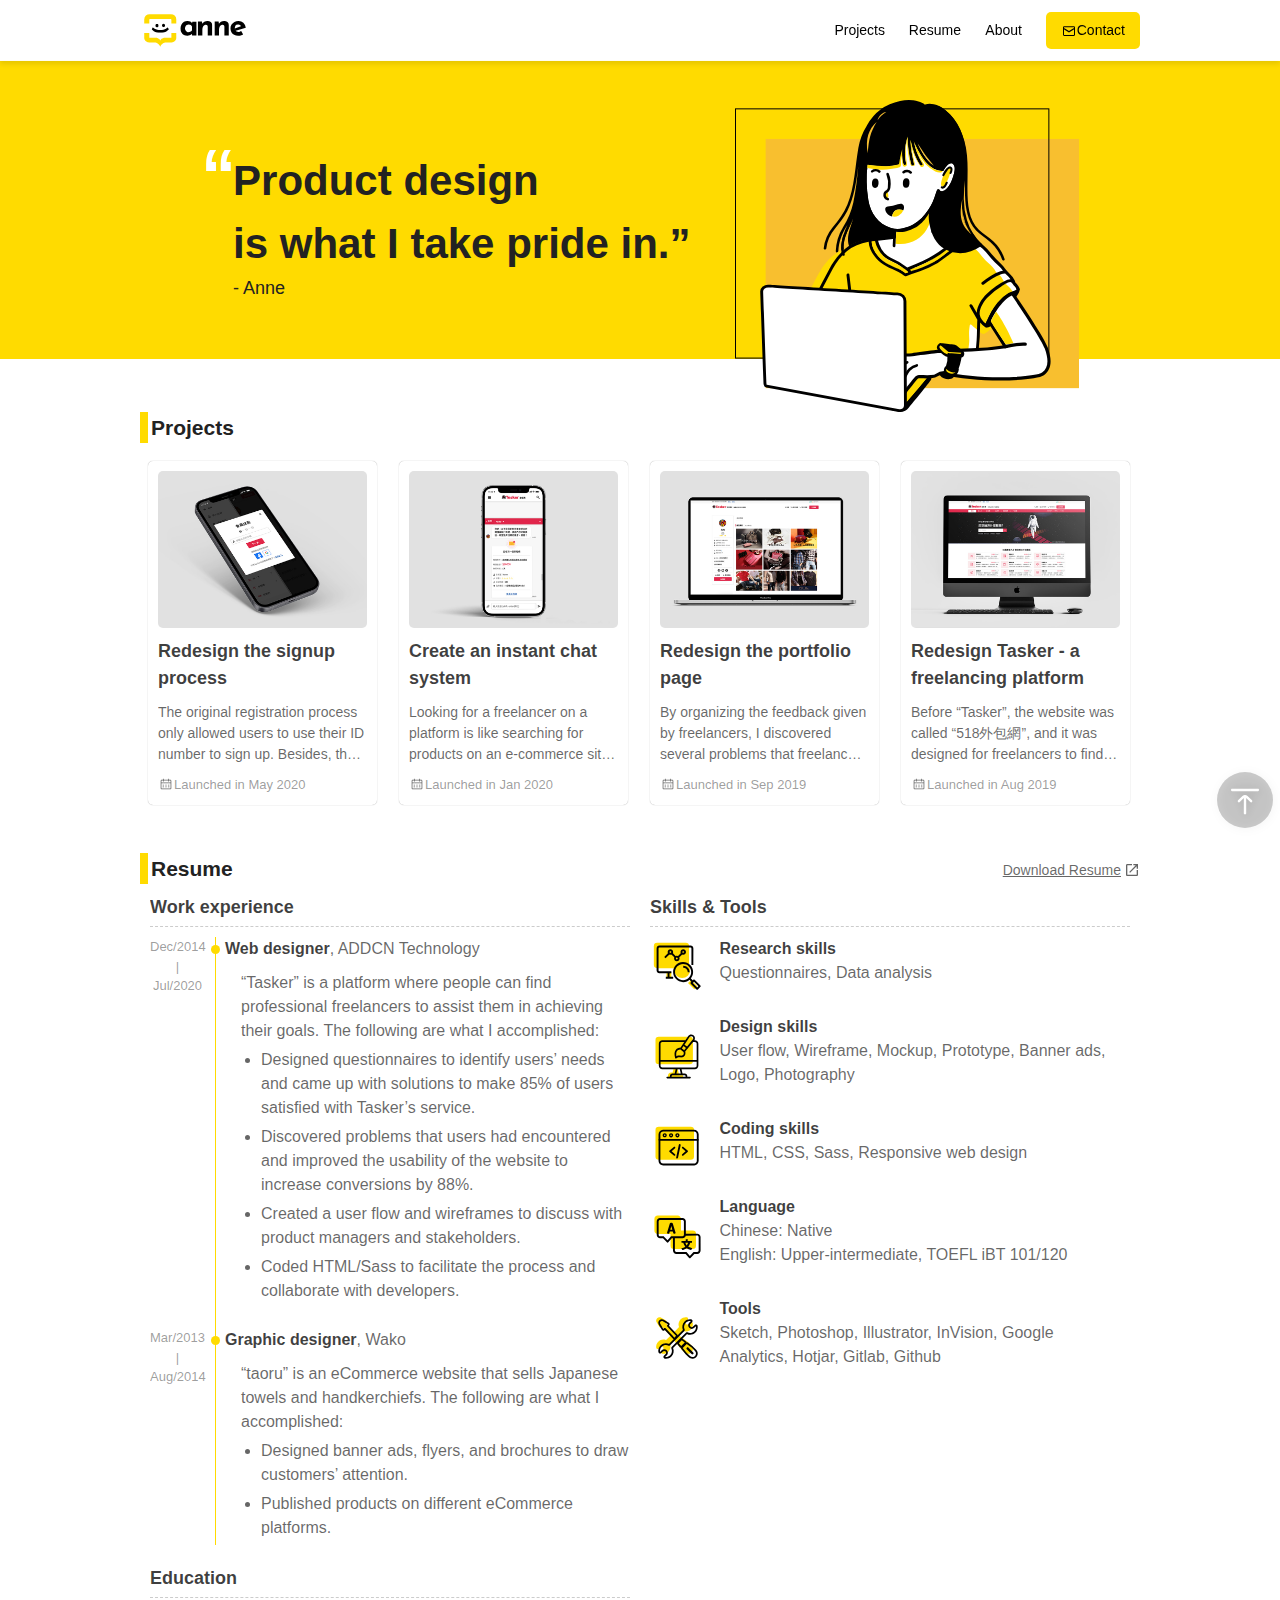
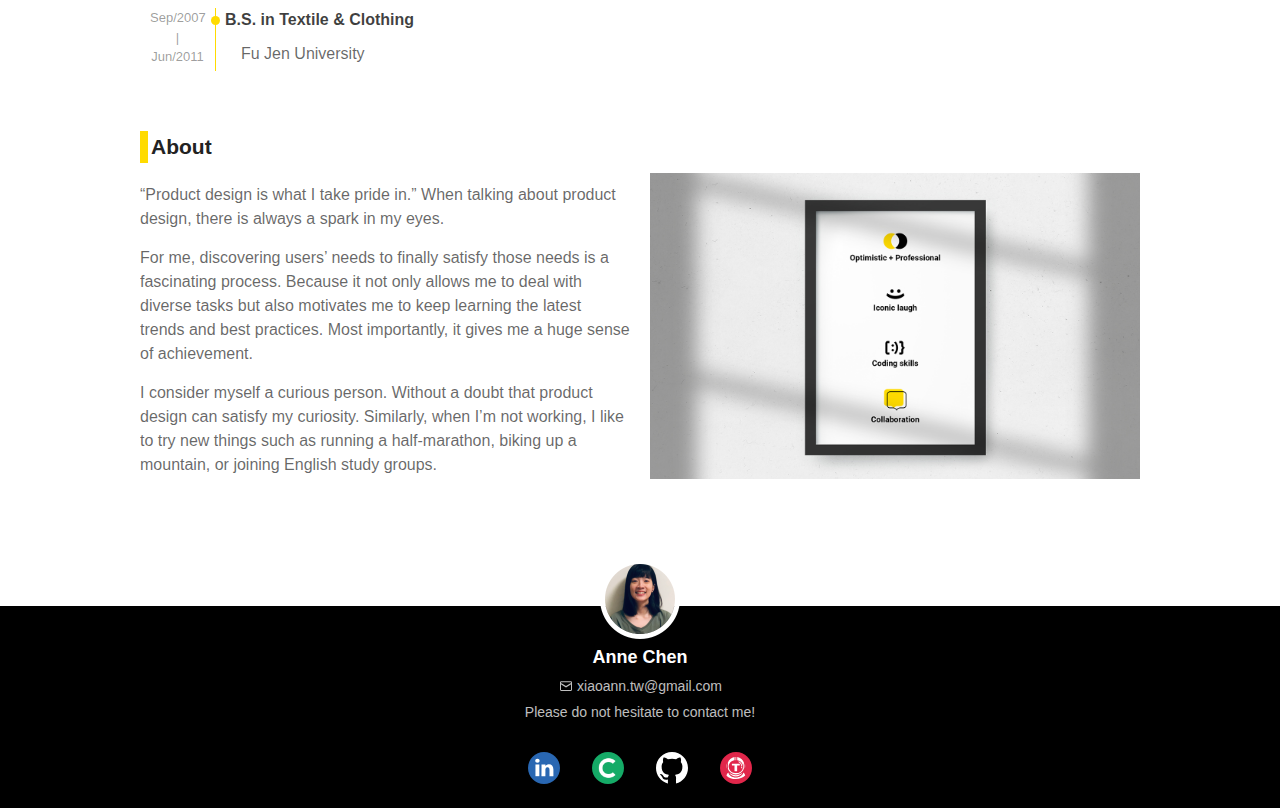
<file: index.html>
<!DOCTYPE html>
<html lang="en">
<head>
	<script src="https://ajax.googleapis.com/ajax/libs/jquery/3.5.1/jquery.min.js"></script>
	<!-- Google Tag Manager -->
	<script>(function(w,d,s,l,i){w[l]=w[l]||[];w[l].push({'gtm.start':
	new Date().getTime(),event:'gtm.js'});var f=d.getElementsByTagName(s)[0],
	j=d.createElement(s),dl=l!='dataLayer'?'&l='+l:'';j.async=true;j.src=
	'https://www.googletagmanager.com/gtm.js?id='+i+dl;f.parentNode.insertBefore(j,f);
	})(window,document,'script','dataLayer','GTM-57Z2N45');</script>
	<!-- End Google Tag Manager -->
	<meta charset="UTF-8">
	<title>Anne's Portfolio - A portfolio of a UX/UI designer & a web developer</title>
	<meta name="description" content="Hi, I'm Anne, a UX designer who can identify users' needs and come up with solutions, a UI designer who is able to create a mock-up and a prototype, and most importantly, I'm also a web developer who is good at HTML, CSS, Sass, and responsive web design. Here is my portfolio.">
	<meta name="keywords" content="product design, UX designer, UI designer, web developer, web designer">
	<meta name="viewport" content="width=device-width, initial-scale=1.0, maximum-scale=1">
	<meta name="google-site-verification" content="QdoxjLfBUXO8UkxClsyrax_sdIfFdWOPNiK5ca24IvM" />
	<meta name="theme-color" content="#ffffff">
	<meta property="og:title" content="Anne's Portfolio" />
	<meta property="og:description" content="Hi, I'm Anne, a UX/UI designer and a web developer. Here's my portfolio." />
	<meta property="og:type" content="website" />
	<meta property="og:url" content="https://huianchen.github.io/" />
	<meta property="og:image" content="https://huianchen.github.io/images/pics/og_image.png" />
	<link rel="stylesheet" type="text/css" href="./css/reset.css">
	<link rel="stylesheet" type="text/css" href="./css/index.css">
	<link rel="icon" href="favicon.svg">
	<link rel="alternate icon" href="favicon.ico" type="image/x-icon">
	<link rel="mask-icon" href="mask-icon.svg" color="#000000">
	<link rel="apple-touch-icon" href="apple-touch-icon.png">
	<link rel="apple-touch-icon-precomposed" href="icon" />
	<link rel="manifest" href="site.webmanifest">
</head>
<body>
	<!-- Google Tag Manager (noscript) -->
	<noscript><iframe src="https://www.googletagmanager.com/ns.html?id=GTM-57Z2N45"
	height="0" width="0" style="display:none;visibility:hidden"></iframe></noscript>
	<!-- End Google Tag Manager (noscript) -->
	<header id="header">
		<div class="head-desktop">
			<a class="logo" href="index.html" title="Go to Anne Home"><img src="images/logo.svg" alt="Anne's portfolio" title="Anne's portfolio" width="110"></a>
			<nav>
				<a href="#projects" title="See projects">Projects</a>
				<a href="#resume" title="See resume">Resume</a>
				<a href="#about" title="About Anne">About</a>
				<button class="contact desktop" title="Contact me">Contact</button>
			</nav>
		</div>
		<a class="logo mobile" href="index.html" title="Go to Anne Home"><img src="images/logo.svg" alt="Anne's portfolio" title="Anne's portfolio" width="110"></a>
	</header>
	<nav class="nav-mobile" id="navMobile">
		<a href="#projects" id="projectBtn" title="See projects"><span>Projects</span></a>
		<a href="#resume" id="resumeBtn" title="See resume"><span>Resume</span></a>
		<a href="#about" id="aboutBtn" title="About Anne"><span>About</span></a>
	</nav>
	<main>
		<section class="homepage-container">
			<div class="homepage-content">
				<h1>Product design <span>is what I take pride in.”</span><span class="author">- Anne</span></h1>
				<img src="images/illustration/anne.svg" alt="A UX/UI/web designer" title="A UX/UI/web designer">
			</div>
		</section>
		<section class="content first" id="projects">
			<h2 class="heading">Projects</h2>
			<div class="articles">
				<article>
					<a class="article-img" href="redesign-the-signup-process.html" title="Redesign the signup process"><img src="images/pics/signup.jpg" alt="Redesign the signup process" title="Redesign the signup process" loading="lazy" width="100%"></a>
					<a href="redesign-the-signup-process.html" title="Redesign the signup process">
						<h3 class="article-title">Redesign the signup process</h3>
						<span class="article-brief">The original registration process only allowed users to use their ID number to sign up. Besides, the users had to provide their email addresses. However, it has discouraged a lot of people from becoming a member. Hence, the Tasker team decided to redesign the signup process and make the users more willing to register Tasker.</span>
						<span class="article-date">Launched in May 2020</span>
					</a>
				</article>
				<article>
					<a class="article-img" href="create-an-instant-chat-system.html" title="Create an instant chat system"><img src="images/pics/chat.jpg" alt="Create an instant chat system" title="Create an instant chat system" loading="lazy" width="100%"></a>
					<a href="create-an-instant-chat-system.html" title="Create an instant chat system">
						<h3 class="article-title">Create an instant chat system</h3>
						<span class="article-brief">Looking for a freelancer on a platform is like searching for products on an e-commerce site. First, they browse freelancers’ artwork (products). Second, when they see the one they like, they use an instant chat system to ask freelancers (sellers) for more information. Thus, the instant chat system seems to play an important role in this process.</span>
						<span class="article-date">Launched in Jan 2020</span>
					</a>
				</article>
				<article>
					<a class="article-img" href="redesign-the-portfolio-page.html" title="Redesign the portfolio page"><img src="images/pics/portfolio.jpg" alt="Redesign the portfolio page" title="Redesign the portfolio page" loading="lazy" width="100%"></a>
					<a href="redesign-the-portfolio-page.html" title="Redesign the portfolio page">
						<h3 class="article-title">Redesign the portfolio page</h3>
						<span class="article-brief">By organizing the feedback given by freelancers, I discovered several problems that freelancers have encountered while editing their portfolios on Tasker</span>
						<span class="article-date">Launched in Sep 2019</span>
					</a>
				</article>
				<article>
					<a class="article-img" href="redesign-tasker.html" title="Redesign Tasker - a freelancing platform"><img src="images/pics/tasker.jpg" alt="Redesign Tasker - a freelancing platform" title="Redesign Tasker - a freelancing platform" loading="lazy" width="100%"></a>
					<a href="redesign-tasker.html" title="Redesign Tasker - a freelancing platform">
						<h3 class="article-title">Redesign Tasker - a freelancing platform</h3>
						<span class="article-brief">Before “Tasker”, the website was called “518外包網”, and it was designed for freelancers to find remote work. However, there were fewer and fewer jobs on the site. Thus, the Tasker team decided to rebrand the website to attract more people to hire freelancers via Tasker.</span>
						<span class="article-date">Launched in Aug 2019</span>
					</a>
				</article>
			</div>
		</section>
		<section class="content" id="resume">
			<h2 class="heading">Resume<a class="download" href="anne_resume.pdf" title="Download Resume" target="_blank">Download Resume</a></h2>
			<div class="resume-content">
				<h3 class="resume-title bold">Work experience</h3>
				<div class="left-column">Dec/2014<span>|</span><span>Jul/2020</span></div>
				<ul class="details first">
					<li class="sub-title"><span>Web designer</span>, ADDCN Technology</li>
					<li>“Tasker” is a platform where people can find professional freelancers to assist them in achieving their goals. The following are what I accomplished:</li>
					<li>
						<ul class="bullet-list">
							<li>Designed questionnaires to identify users’ needs and came up with solutions to make 85% of users satisfied with Tasker’s service.</li>
							<li>Discovered problems that users had encountered and improved the usability of the website to increase conversions by 88%.</li>
							<li>Created a user flow and wireframes to discuss with product managers and stakeholders.</li>
							<li>Coded HTML/Sass to facilitate the process and collaborate with developers.</li>
						</ul>
					</li>
				</ul>
				<div class="left-column">Mar/2013<span>|</span><span>Aug/2014</span></div>
				<ul class="details">
					<li class="sub-title"><span>Graphic designer</span>, Wako</li>
					<li>“taoru” is an eCommerce website that sells Japanese towels and handkerchiefs. The following are what I accomplished:</li>
					<li>
						<ul class="bullet-list">
							<li>Designed banner ads, flyers, and brochures to draw customers’ attention.</li>
							<li>Published products on different eCommerce platforms.</li>
						</ul>
					</li>
				</ul>
				<h3 class="resume-title bold second">Education</h3>
				<div class="left-column">Sep/2007<span>|</span><span>Jun/2011</span></div>
				<ul class="details">
					<li class="sub-title"><span>B.S. in Textile & Clothing</span></li>
					<li>Fu Jen University</li>
				</ul>
			</div>
			<div class="resume-content second">
				<h3 class="resume-title bold">Skills & Tools</h3>
				<div class="skills-row">
					<img src="images/icon/research_y.svg" alt="Research skills" title="Research skills" width="55">
					<ul class="details noborder">
						<li class="sub-title"><span>Research skills</span></li>
						<li class="nobullet">Questionnaires, Data analysis</li>
					</ul>
				</div>
				<div class="skills-row">
					<img src="images/icon/design_y.svg" alt="Design skills" title="Design skills" width="55">
					<ul class="details noborder">
						<li class="sub-title"><span>Design skills</span></li>
						<li class="nobullet">User flow, Wireframe, Mockup, Prototype, Banner ads, Logo, Photography</li>
					</ul>
				</div>
				<div class="skills-row">
					<img src="images/icon/develop_y.svg" alt="Coding skills" title="Coding skills" width="55">
					<ul class="details noborder">
						<li class="sub-title"><span>Coding skills</span></li>
						<li class="nobullet">HTML, CSS, Sass, Responsive web design</li>
					</ul>
				</div>
				<div class="skills-row">
					<img src="images/icon/language_y.svg" alt="Language" title="Language" width="55">
					<ul class="details noborder">
						<li class="sub-title"><span>Language</span></li>
						<li class="nobullet">Chinese: Native<p>English: Upper-intermediate, TOEFL iBT 101/120<p></li>
					</ul>
				</div>
				<div class="skills-row last">
					<img src="images/icon/tool_y.svg" alt="Tools" title="Tools" width="55">
					<ul class="details noborder">
						<li class="sub-title"><span>Tools</span></li>
						<li class="nobullet">Sketch, Photoshop, Illustrator, InVision, Google Analytics, Hotjar, Gitlab, Github</li>
					</ul>
				</div>
			</div>
		</section>
		<section class="content" id="about">
			<h2 class="heading">About</h2>
			<img class="about-img" src="images/pics/logo.jpg" alt="About Anne" title="About Anne" loading="lazy" width="100%">
			<div class="about-content">
				<p>“Product design is what I take pride in.” When talking about product design, there is always a spark in my eyes.</p> 
				<p>For me, discovering users’ needs to finally satisfy those needs is a fascinating process. Because it not only allows me to deal with diverse tasks but also motivates me to keep learning the latest trends and best practices. Most importantly, it gives me a huge sense of achievement.</p>
				<p class="last">I consider myself a curious person. Without a doubt that product design can satisfy my curiosity. Similarly, when I’m not working, I like to try new things such as running a half-marathon, biking up a mountain, or joining English study groups.</p>
			</div>
		</section>
	</main>
	<footer id="footer">
		<p><img src="images/pics/photo.png" alt="Anne" title="Anne" width="80"></p>
		<p class="white bold">Anne Chen</p>
		<p class="mail">xiaoann.tw@gmail.com</p>
		<p>Please do not hesitate to contact me!</p>
		<p class="social">
			<a href="https://www.linkedin.com/in/xiaoann/" title="Linkedin" target="_blank"><img src="images/icon_social/circle_linkedin.svg" alt="Linkedin" title="Linkedin" width="40"></a>
			<a href="https://www.cakeresume.com/me/xiaoann" title="Cake Resume" target="_blank"><img src="images/icon_social/circle_cake.svg" alt="Cake Resume" title="Cake Resume" width="40"></a>
			<a href="https://github.com/huianchen" title="GitHub" target="_blank"><img src="images/icon_social/circle_github.svg" alt="GitHub" title="GitHub" width="40"></a>
			<a href="https://www.tasker.com.tw/workroom/BV7rVM?" title="Tasker工作室" target="_blank"><img src="images/icon_social/circle_tasker.svg" alt="Tasker工作室" title="Tasker工作室" width="40"></a>
		</p>
		<div class="fixed-btn">
			<button onclick='window.scrollTo({top: 0, behavior: "smooth"});' class="gotop" id="goTop" title="Go to top"></button>
			<button class="contact mobile" title="Contact me"></button>
		</div>
		<div class="information">
			<p class="bold">Contact Anne<button class="close" title="Close"></button></p>
			<p>by Email</p>
			<p class="copy-mail"><span class="mail black"><input type="text" value="xiaoann.tw@gmail.com" id="myEmail"></span><button onclick="copyToClipboard()" title="Copy mail address" id="copyBtn">Copy</button></p>
			<p>by Other Platforms</p>
			<p class="social">
				<a href="https://www.linkedin.com/in/xiaoann/" title="Linkedin" target="_blank"><img src="images/icon_social/circle_linkedin.svg" alt="Linkedin" title="Linkedin" width="40"></a>
				<a href="https://www.cakeresume.com/me/xiaoann" title="Cake Resume" target="_blank"><img src="images/icon_social/circle_cake.svg" alt="Cake Resume" title="Cake Resume" width="40"></a>
			</p>
		</div>
	</footer>
	<script>
		$(window).scroll(function(){
		    if($(window).scrollTop() < $("#projects").offset().top - 10 || $(window).scrollTop() > $("#resume").offset().top - 10)
		        $('#projectBtn').removeClass('active');
		    else
		        $('#projectBtn').addClass('active');
		});

		$(window).scroll(function(){
		    if($(window).scrollTop() < $("#resume").offset().top - 10 || $(window).scrollTop() > $("#about").offset().top - 10)
		        $('#resumeBtn').removeClass('active');
		    else
		        $('#resumeBtn').addClass('active');
		});

		$(window).scroll(function(){
		    if($(window).scrollTop() < $("#about").offset().top - 10)
		        $('#aboutBtn').removeClass('active');
		    else
		        $('#aboutBtn').addClass('active');
		});

		window.onscroll = function() {stickyFunction()};
				
			function stickyFunction() {
				var header = document.getElementById("navMobile");
				
				var sticky = header.offsetTop;
				
				if (screen.width < 480){
					if (window.pageYOffset > sticky) {
						header.classList.add("sticky");
					} else {
						header.classList.remove("sticky");
					}
				}
			}

			function copyToClipboard() {
				var copyText = document.getElementById("myEmail");

				copyText.select();
				copyText.setSelectionRange(0, 99999);

				document.execCommand("copy");

				var successed = document.getElementById("copyBtn");
				successed.innerHTML = "Copied";
				successed.classList.add("successed");
			}

			$(".contact").click(function(){
				$(".information").addClass("show");
			});

			$(".close").click(function(){
				$(".information").removeClass("show");
			});
	</script>
</body>
</html>
</file>
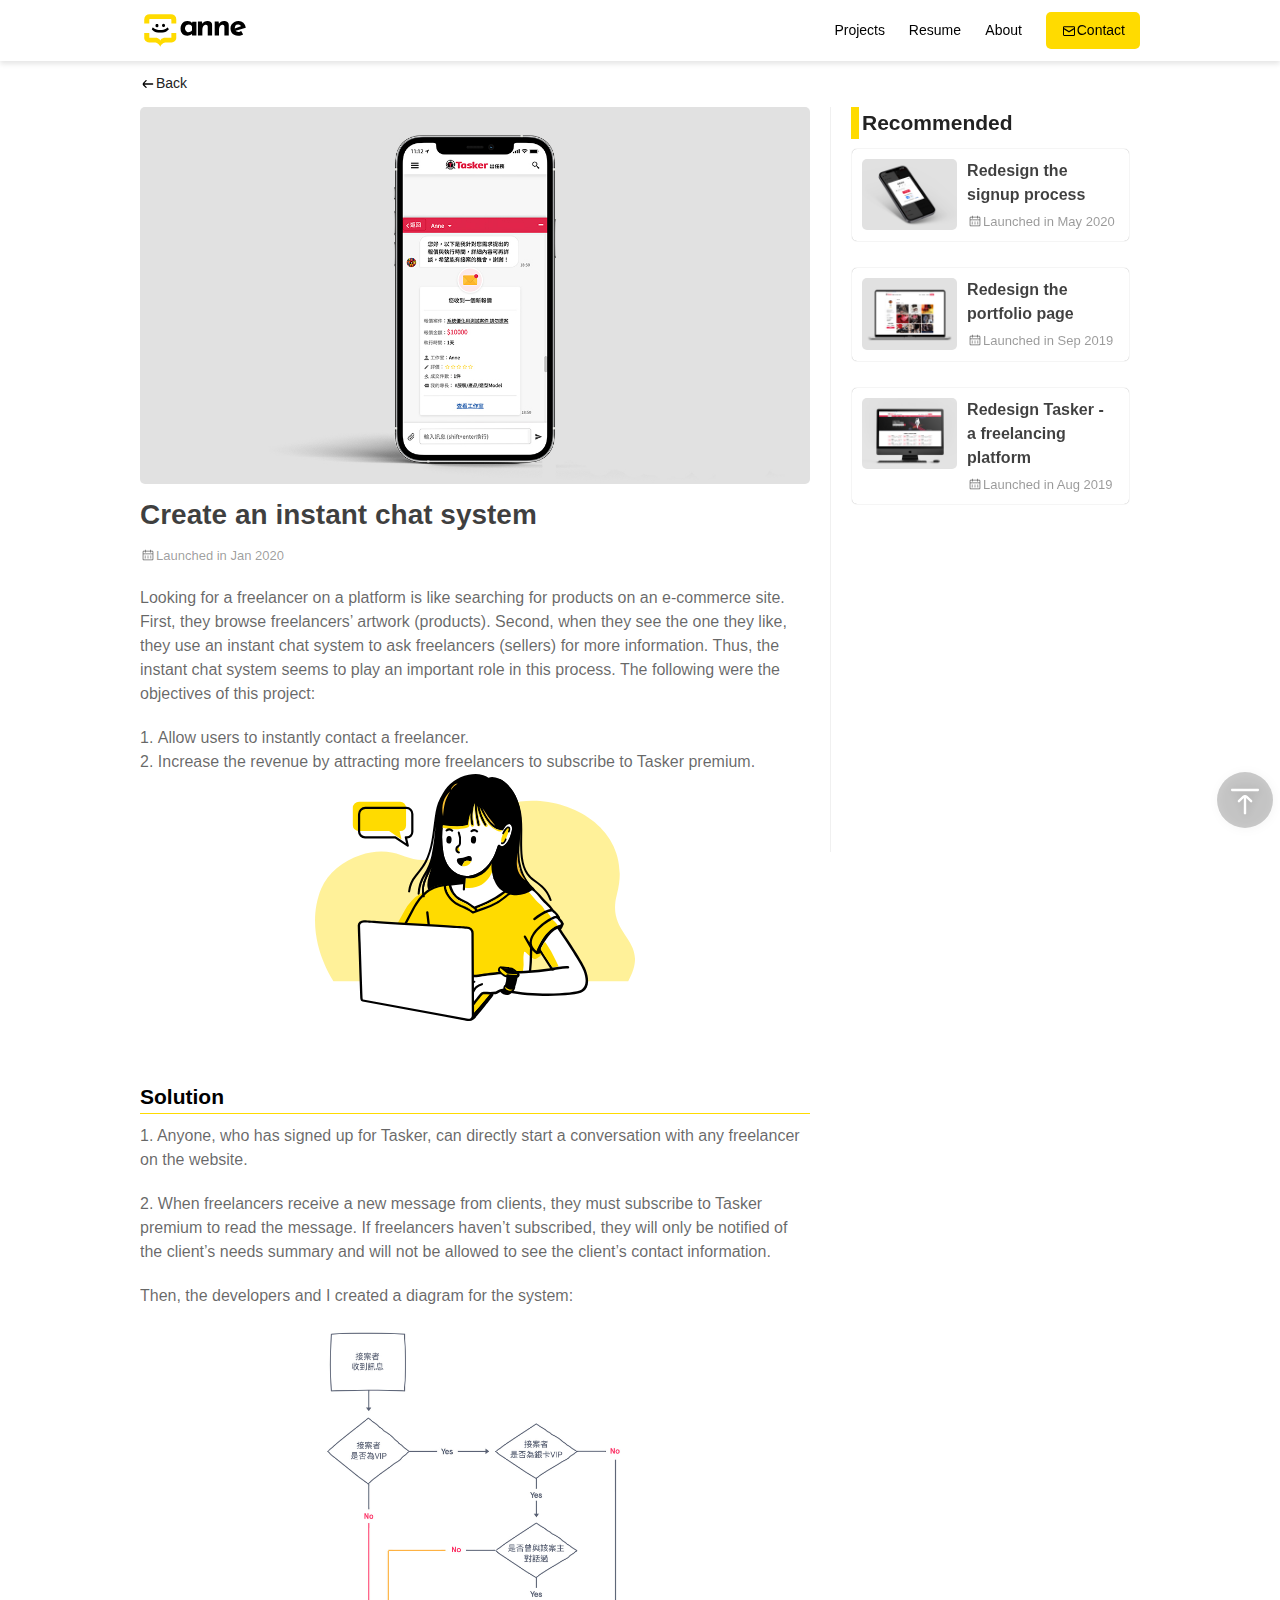
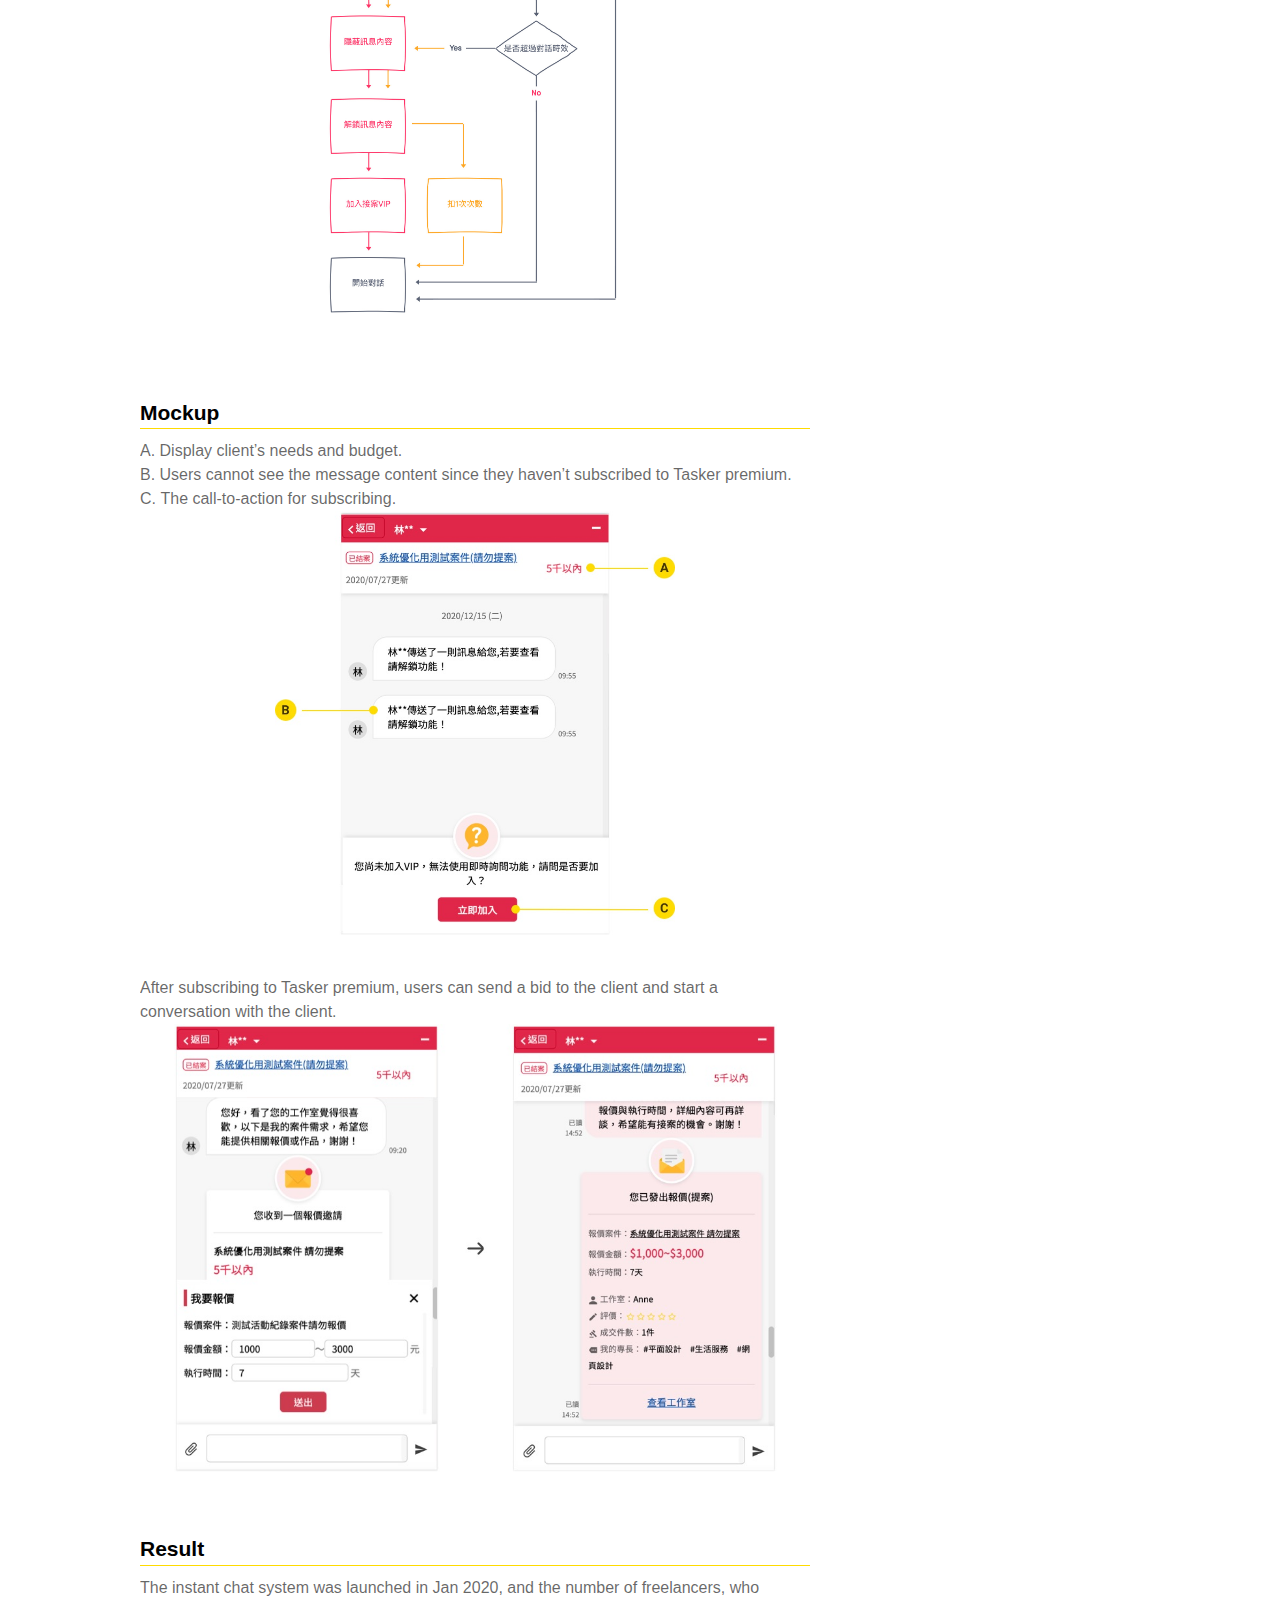
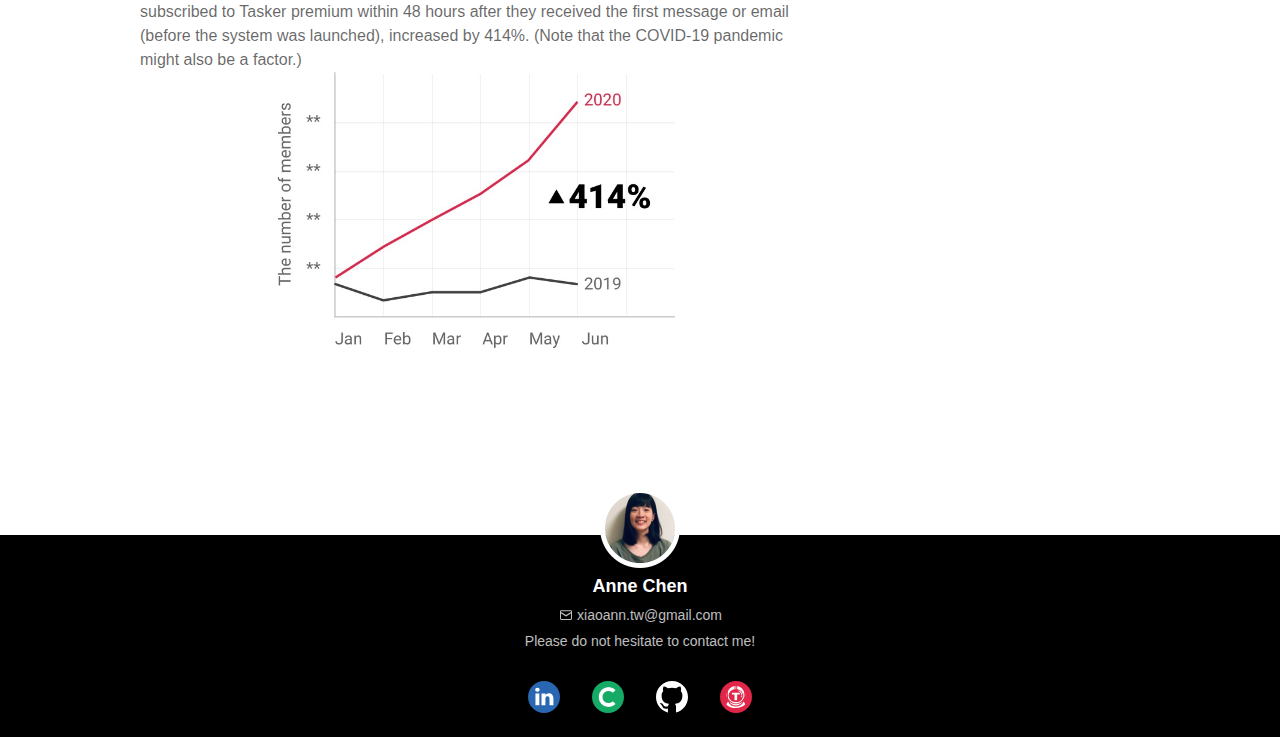
<file: create-an-instant-chat-system.html>
<!DOCTYPE html>
<html lang="en">
<head>
	<script src="https://ajax.googleapis.com/ajax/libs/jquery/3.5.1/jquery.min.js"></script>
	<script>
	(function(w,d,s,l,i){w[l]=w[l]||[];w[l].push({'gtm.start':
	new Date().getTime(),event:'gtm.js'});var f=d.getElementsByTagName(s)[0],
	j=d.createElement(s),dl=l!='dataLayer'?'&l='+l:'';j.async=true;j.src=
	'https://www.googletagmanager.com/gtm.js?id='+i+dl;f.parentNode.insertBefore(j,f);
	})(window,document,'script','dataLayer','GTM-57Z2N45');
	</script>
	<meta charset="UTF-8">
	<title>Create an instant chat system - Anne's Projects</title>
	<meta name="description" content="Communication plays the most important role when people work remotely. In order to facilitate communication between freelancers and clients, the Tasker team decided to build an instant chat system.">
	<meta name="keywords" content="UX designer, UI designer, web developer, web designer">
	<meta name="viewport" content="width=device-width, initial-scale=1.0, maximum-scale=1">
	<meta name="google-site-verification" content="QdoxjLfBUXO8UkxClsyrax_sdIfFdWOPNiK5ca24IvM" />
	<meta name="theme-color" content="#ffffff">
	<meta property="og:title" content="Create an instant chat system - Anne's Projects" />
	<meta property="og:description" content="The Tasker team decided to build an instant chat system in order to facilitate communication between freelancers and clients." />
	<meta property="og:type" content="website" />
	<meta property="og:url" content="https://huianchen.github.io/create-an-instant-chat-system.html" />
	<meta property="og:image" content="https://huianchen.github.io/images/pics/chat_1200.jpg" />
	<link rel="stylesheet" type="text/css" href="./css/reset.css">
	<link rel="stylesheet" type="text/css" href="./css/index.css">
	<link rel="stylesheet" type="text/css" href="./css/article.css">
	<link rel="icon" href="favicon.svg">
	<link rel="alternate icon" href="favicon.ico" type="image/x-icon">
	<link rel="mask-icon" href="mask-icon.svg" color="#000000">
	<link rel="apple-touch-icon" href="apple-touch-icon.png">
	<link rel="apple-touch-icon-precomposed" href="icon" />
	<link rel="manifest" href="site.webmanifest">
</head>
<body>
	<!-- Google Tag Manager (noscript) -->
	<noscript><iframe src="https://www.googletagmanager.com/ns.html?id=GTM-57Z2N45"
	height="0" width="0" style="display:none;visibility:hidden"></iframe></noscript>
	<!-- End Google Tag Manager (noscript) -->
	<header id="header">
		<div class="head-desktop">
			<a class="logo" href="index.html" title="Go to Anne Home"><img src="images/logo.svg" alt="Anne's portfolio" title="Anne's portfolio" width="110"></a>
			<nav>
				<a href="#projects" title="See projects">Projects</a>
				<a href="#resume" title="See resume">Resume</a>
				<a href="#about" title="About Anne">About</a>
				<button class="contact desktop" title="Contact me">Contact</button>
			</nav>
		</div>
		<a class="logo mobile" href="index.html" title="Go to Anne Home"><img src="images/logo.svg" alt="Anne's portfolio" title="Anne's portfolio" width="110"></a>
	</header>
	<button class="goback" id="goBackBtn" onclick="goBack()" title="Go back">Back</button>
	<main>
		<section class="article-details">
			<p class="article-image"><img src="./images/pics/chat_1200.jpg" alt="Create an instant chat system" title="Create an instant chat system" loading="lazy" width="100%"></p>
			<h1 class="article-tit">Create an instant chat system</h1>
			<p class="article-date">Launched in Jan 2020</p>
			<div class="article-content">
				<p>Looking for a freelancer on a platform is like searching for products on an e-commerce site. First, they browse freelancers’ artwork (products). Second, when they see the one they like, they use an instant chat system to ask freelancers (sellers) for more information. Thus, the instant chat system seems to play an important role in this process. The following were the objectives of this project:</p>
				<ul>
					<li>Allow users to instantly contact a freelancer.</li>
					<li>Increase the revenue by attracting more freelancers to subscribe to Tasker premium.</li>
				</ul>
				<p class="article-image"><img src="./images/illustration/anne_chat.svg" alt="The instant chat system" title="The instant chat system" loading="lazy" width="80%"></p>
				<h2 class="article-section">Solution</h2>
				<p>1. Anyone, who has signed up for Tasker, can directly start a conversation with any freelancer on the website.</p>
				<p>2. When freelancers receive a new message from clients, they must subscribe to Tasker premium to read the message. If freelancers haven’t subscribed, they will only be notified of the client’s needs summary and will not be allowed to see the client’s contact information.</p>
				<p>Then, the developers and I created a diagram for the system:</p>
				<p class="article-image"><img src="./images/pics/chat_diagram.jpg" alt="a diagram for instant chat system" title="A diagram for instant chat system" loading="lazy" width="80%"></p>
				<h2 class="article-section">Mockup</h2>
				<ul class="alpha">
					<li>Display client’s needs and budget.</li>
					<li>Users cannot see the message content since they haven’t subscribed to Tasker premium.</li>
					<li>The call-to-action for subscribing.</li>
				</ul>
				<p class="article-image"><img src="./images/pics/chat_new_1.jpg" alt="The instant chat system" title="The instant chat system" loading="lazy" width="100%"></p>
				<p>After subscribing to Tasker premium, users can send a bid to the client and start a conversation with the client.</p>
				<p class="article-image nomax"><img src="./images/pics/chat_new_2.jpg" alt="The instant chat system" title="The instant chat system" loading="lazy" width="90%"></p>
				<h2 class="article-section">Result</h2>
				<figure>
					<figcaption>The instant chat system was launched in Jan 2020, and the number of freelancers, who subscribed to Tasker premium within 48 hours after they received the first message or email (before the system was launched), increased by 414%. (Note that the COVID-19 pandemic might also be a factor.)</figcaption>
					<p class="article-image"><img src="./images/pics/chat_result.jpg" alt="The result" title="The result" loading="lazy" width="100%"></p>
				</figure>
			</div>
		</section>
		<section class="article-recommended">
			<h3 class="heading">Recommended</h3>
			<article>
				<a class="article-img" href="redesign-the-signup-process.html" title="Redesign the signup process"><img src="images/pics/signup.jpg" alt="Redesign the signup process" title="Redesign the signup process" loading="lazy" width="100%"></a>
				<a href="redesign-the-signup-process.html" title="Redesign the signup process">
					<h4 class="article-title">Redesign the signup process</h4>
					<span class="article-brief">The original registration process only allowed users to use their ID number to sign up. Besides, the users had to provide their email address. However, it has discouraged a lot of people from becoming a member. Hence, the Tasker team decided to redesign the signup process and make the users more willing to register Tasker.</span>
					<span class="article-date">Launched in May 2020</span>
				</a>
			</article>
			<article>
				<a class="article-img" href="redesign-the-portfolio-page.html" title="Redesign the portfolio page"><img src="images/pics/portfolio.jpg" alt="Redesign the portfolio page" title="Redesign the portfolio page" loading="lazy" width="100%"></a>
				<a href="redesign-the-portfolio-page.html" title="Redesign the portfolio page">
					<h4 class="article-title">Redesign the portfolio page</h4>
					<span class="article-brief">By organizing the feedback given by freelancers, I discovered several problems that freelancers have encountered while editing their portfolios on Tasker</span>
					<span class="article-date">Launched in Sep 2019</span>
				</a>
			</article>
			<article>
				<a class="article-img" href="redesign-tasker.html" title="Redesign Tasker - a freelancing platform"><img src="images/pics/tasker.jpg" alt="Redesign Tasker - a freelancing platform" title="Redesign Tasker - a freelancing platform" loading="lazy" width="100%"></a>
				<a href="redesign-tasker.html" title="Redesign Tasker - a freelancing platform">
					<h4 class="article-title">Redesign Tasker - a freelancing platform</h4>
					<span class="article-brief">Before “Tasker”, the website was called “518外包網”, and it was designed for freelancers to find remote work. However, there were fewer and fewer jobs on the site. Thus, the Tasker team decided to rebrand the website to attract more people to hire freelancers via Tasker.</span>
					<span class="article-date">Launched in Aug 2019</span>
				</a>
			</article>
		</section>
	</main>
	<footer id="footer">
		<p><img src="images/pics/photo.png" alt="Anne" title="Anne" width="80"></p>
		<p class="white bold">Anne Chen</p>
		<p class="mail">xiaoann.tw@gmail.com</p>
		<p>Please do not hesitate to contact me!</p>
		<p class="social">
			<a href="https://www.linkedin.com/in/xiaoann/" title="Linkedin" target="_blank"><img src="images/icon_social/circle_linkedin.svg" alt="Linkedin" title="Linkedin" width="40"></a>
			<a href="https://www.cakeresume.com/me/xiaoann" title="Cake Resume" target="_blank"><img src="images/icon_social/circle_cake.svg" alt="Cake Resume" title="Cake Resume" width="40"></a>
			<a href="https://github.com/huianchen" title="GitHub" target="_blank"><img src="images/icon_social/circle_github.svg" alt="GitHub" title="GitHub" width="40"></a>
			<a href="https://www.tasker.com.tw/workroom/BV7rVM?" title="Tasker工作室" target="_blank"><img src="images/icon_social/circle_tasker.svg" alt="Tasker工作室" title="Tasker工作室" width="40"></a>
		</p>
		<div class="fixed-btn">
			<button onclick='window.scrollTo({top: 0, behavior: "smooth"});' class="gotop" id="goTop" title="Go to top"></button>
			<button class="contact mobile" title="Contact me"></button>
		</div>
		<div class="information">
			<p class="bold">Contact Anne<button class="close" title="Close"></button></p>
			<p>by Email</p>
			<p class="copy-mail"><span class="mail black"><input type="text" value="xiaoann.tw@gmail.com" id="myEmail"></span><button onclick="copyToClipboard()" title="Copy mail address" id="copyBtn">Copy</button></p>
			<p>by Other Platforms</p>
			<p class="social">
				<a href="https://www.linkedin.com/in/xiaoann/" title="Linkedin" target="_blank"><img src="images/icon_social/circle_linkedin.svg" alt="Linkedin" title="Linkedin" width="40"></a>
				<a href="https://www.cakeresume.com/me/xiaoann" title="Cake Resume" target="_blank"><img src="images/icon_social/circle_cake.svg" alt="Cake Resume" title="Cake Resume" width="40"></a>
			</p>
		</div>
	</footer>
	<script>
		function copyToClipboard() {
			var copyText = document.getElementById("myEmail");

			copyText.select();
			copyText.setSelectionRange(0, 99999);

			document.execCommand("copy");

			var successed = document.getElementById("copyBtn");
			successed.innerHTML = "Copied";
			successed.classList.add("successed");
		}

		$(".contact").click(function(){
			$(".information").addClass("show");
		});

		$(".close").click(function(){
			$(".information").removeClass("show");
		});
		
		window.onscroll = function() {stickyFunction()};
		
		function stickyFunction() {
			var header = document.getElementById("goBackBtn");
			
			var sticky = header.offsetTop;
			
				if (window.pageYOffset > sticky) {
					header.classList.add("sticky");
				} else {
					header.classList.remove("sticky");
				}
			
		}

		function goBack() {
			window.history.back();
		}
	</script>
</body>
</html>
</file>
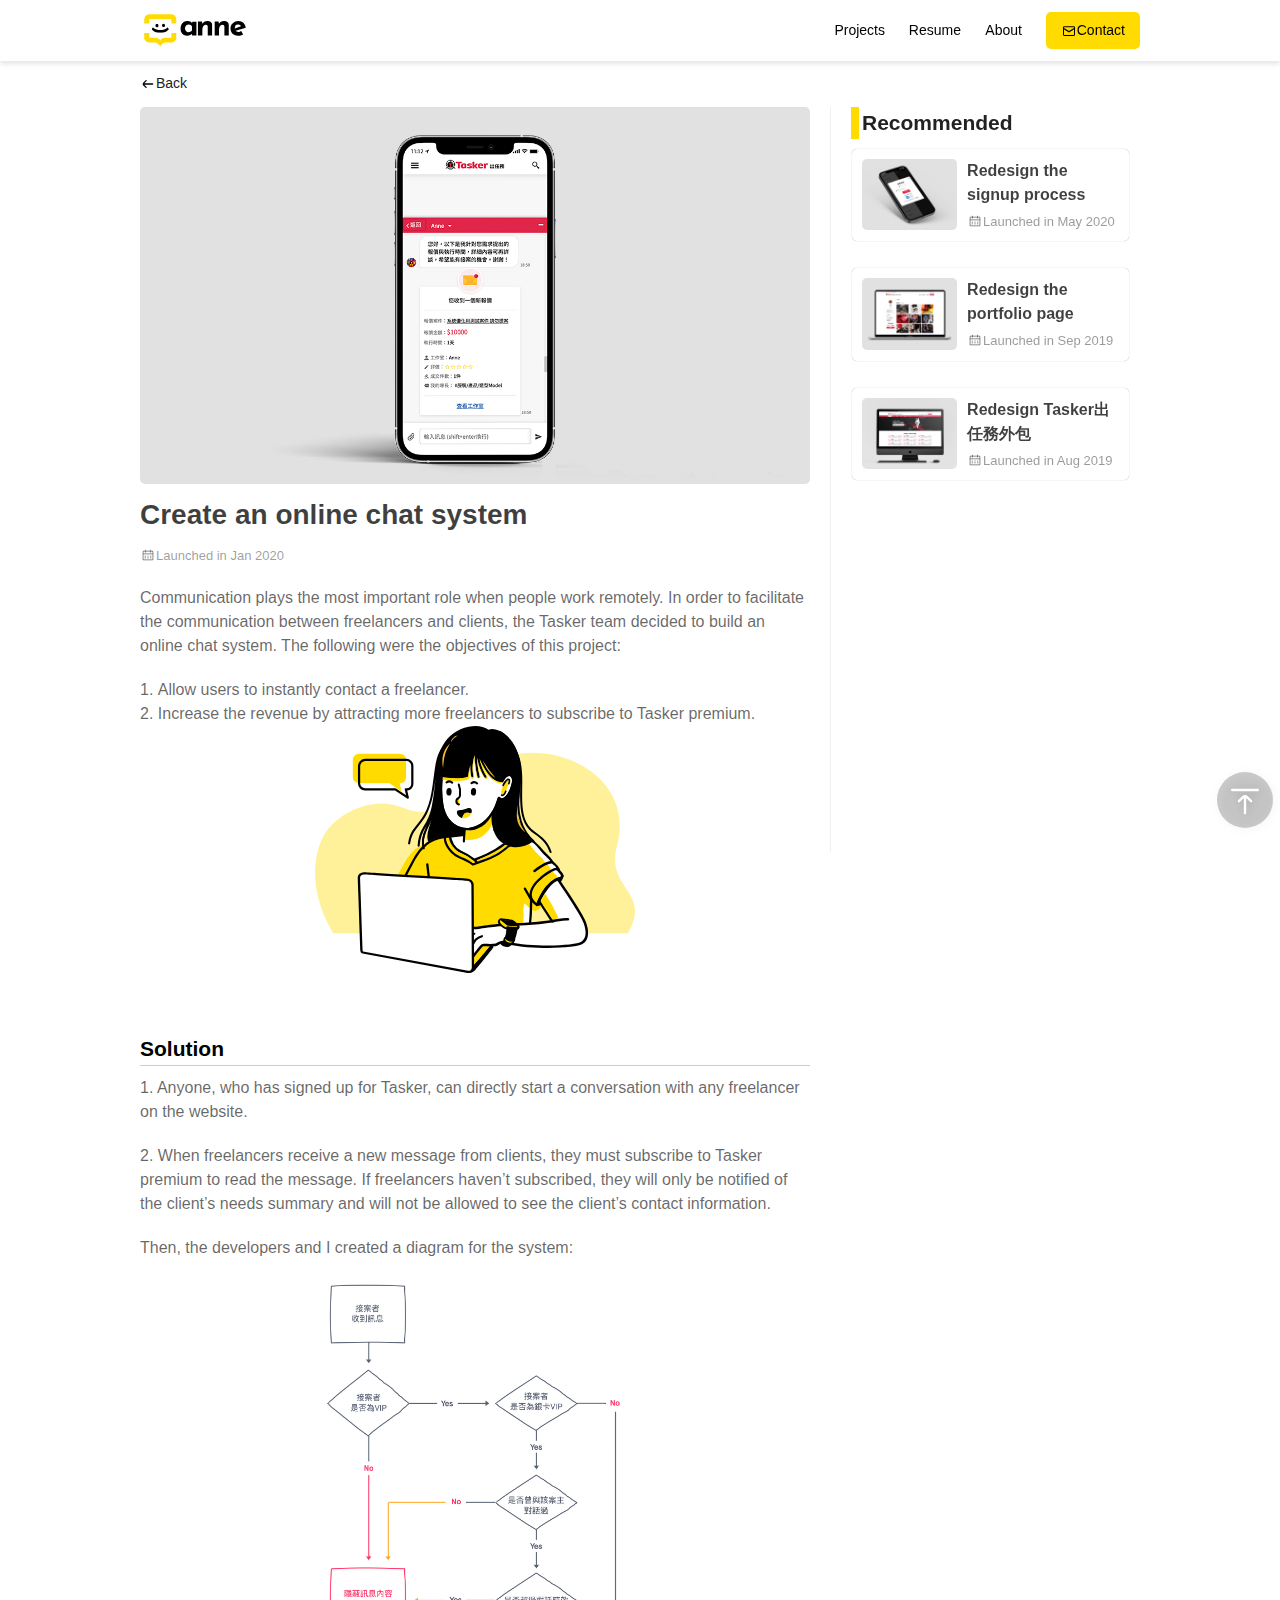
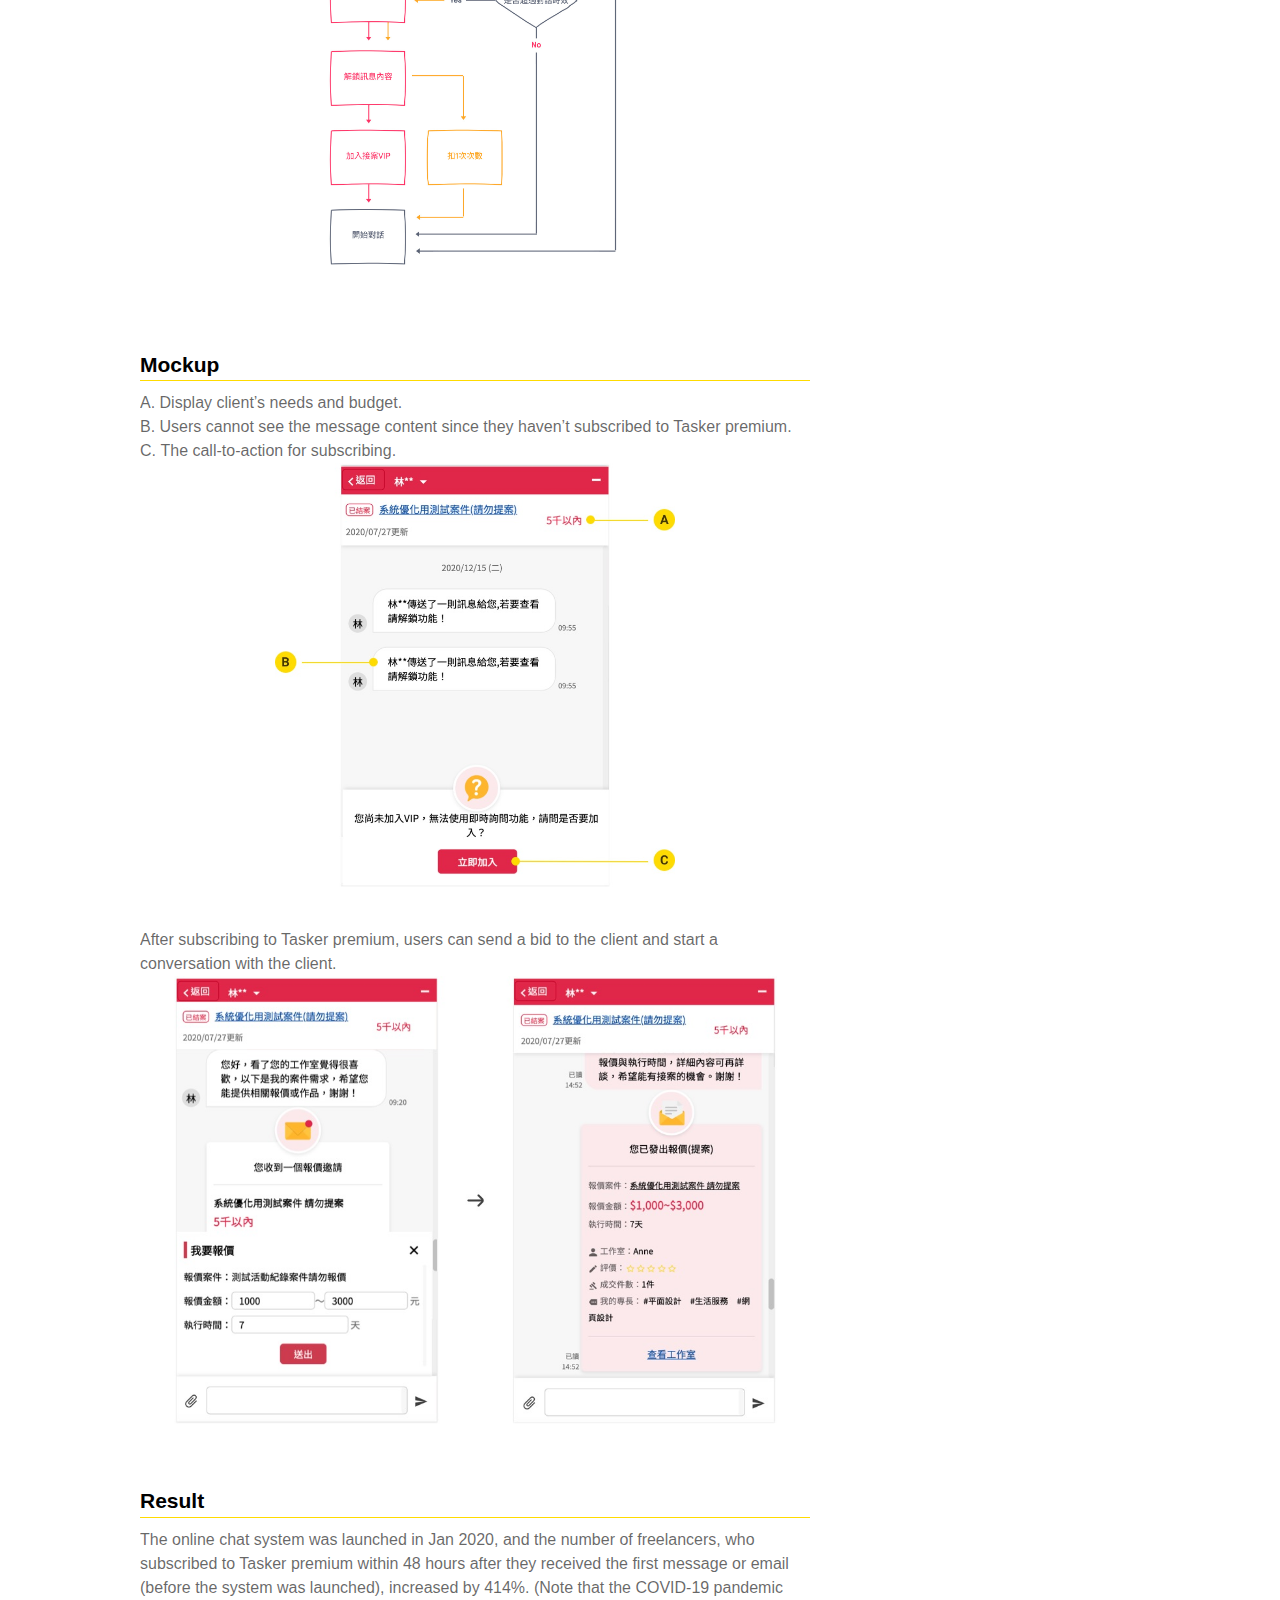
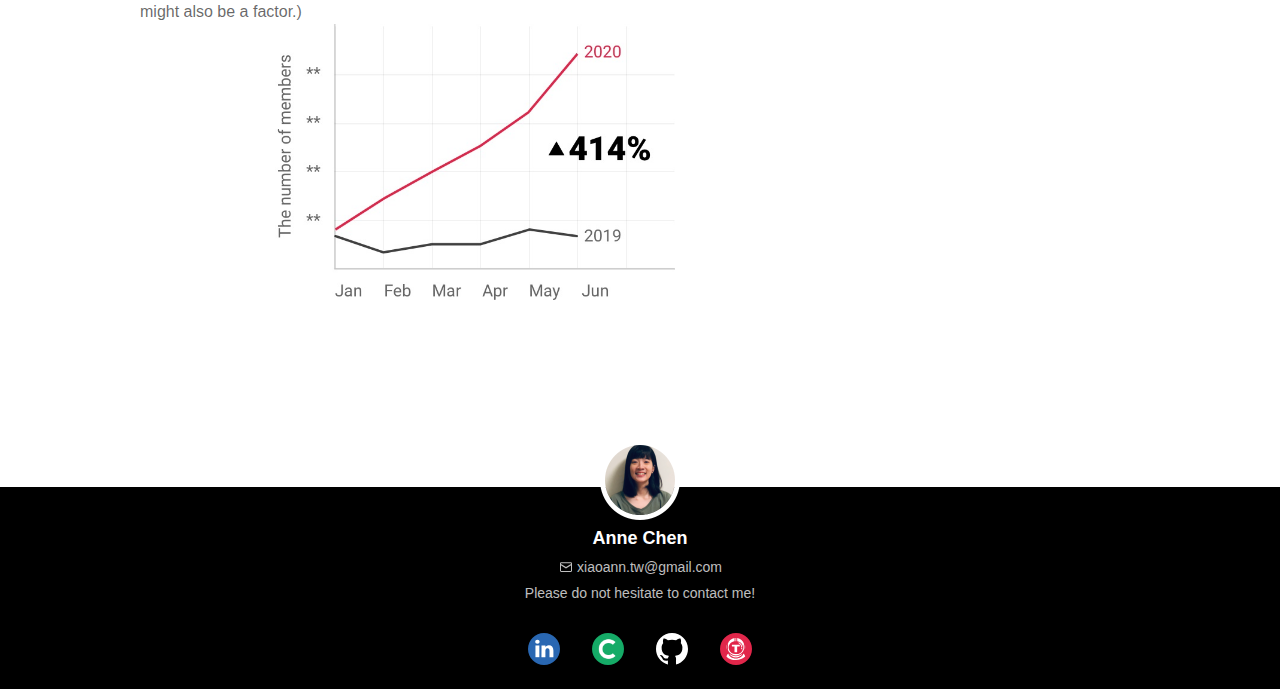
<file: create-an-online-chat-system.html>
<!DOCTYPE html>
<html lang="en">
<head>
	<script src="https://ajax.googleapis.com/ajax/libs/jquery/3.5.1/jquery.min.js"></script>
	<script>
	(function(w,d,s,l,i){w[l]=w[l]||[];w[l].push({'gtm.start':
	new Date().getTime(),event:'gtm.js'});var f=d.getElementsByTagName(s)[0],
	j=d.createElement(s),dl=l!='dataLayer'?'&l='+l:'';j.async=true;j.src=
	'https://www.googletagmanager.com/gtm.js?id='+i+dl;f.parentNode.insertBefore(j,f);
	})(window,document,'script','dataLayer','GTM-57Z2N45');
	</script>
	<meta charset="UTF-8">
	<title>Create an online chat system - Anne's Projects</title>
	<meta name="description" content="Communication plays the most important role when people work remotely. In order to facilitate communication between freelancers and clients, the Tasker team decided to build an online chat system.">
	<meta name="keywords" content="UX designer, UI designer, web developer, web designer">
	<meta name="viewport" content="width=device-width, initial-scale=1.0, maximum-scale=1">
	<meta name="google-site-verification" content="QdoxjLfBUXO8UkxClsyrax_sdIfFdWOPNiK5ca24IvM" />
	<meta name="theme-color" content="#ffffff">
	<meta property="og:title" content="Create an online chat system - Anne's Projects" />
	<meta property="og:description" content="The Tasker team decided to build an online chat system in order to facilitate communication between freelancers and clients." />
	<meta property="og:type" content="website" />
	<meta property="og:url" content="https://huianchen.github.io/create-an-online-chat-system.html" />
	<meta property="og:image" content="https://huianchen.github.io/images/pics/chat_1200.jpg" />
	<link rel="stylesheet" type="text/css" href="./css/reset.css">
	<link rel="stylesheet" type="text/css" href="./css/index.css">
	<link rel="stylesheet" type="text/css" href="./css/article.css">
	<link rel="icon" href="favicon.svg">
	<link rel="alternate icon" href="favicon.ico" type="image/x-icon">
	<link rel="mask-icon" href="mask-icon.svg" color="#000000">
	<link rel="apple-touch-icon" href="apple-touch-icon.png">
	<link rel="apple-touch-icon-precomposed" href="icon" />
	<link rel="manifest" href="site.webmanifest">
</head>
<body>
	<!-- Google Tag Manager (noscript) -->
	<noscript><iframe src="https://www.googletagmanager.com/ns.html?id=GTM-57Z2N45"
	height="0" width="0" style="display:none;visibility:hidden"></iframe></noscript>
	<!-- End Google Tag Manager (noscript) -->
	<header id="header">
		<div class="head-desktop">
			<a class="logo" href="index.html" title="Go to Anne Home"><img src="images/logo.svg" alt="Anne's portfolio" title="Anne's portfolio" width="110"></a>
			<nav>
				<a href="#projects" title="See projects">Projects</a>
				<a href="#resume" title="See resume">Resume</a>
				<a href="#about" title="About Anne">About</a>
				<button class="contact desktop" title="Contact me">Contact</button>
			</nav>
		</div>
		<a class="logo mobile" href="index.html" title="Go to Anne Home"><img src="images/logo.svg" alt="Anne's portfolio" title="Anne's portfolio" width="110"></a>
	</header>
	<button class="goback" id="goBackBtn" onclick="goBack()" title="Go back">Back</button>
	<main>
		<section class="article-details">
			<p class="article-image"><img src="./images/pics/chat_1200.jpg" alt="Create an online chat system" title="Create an online chat system" loading="lazy" width="100%"></p>
			<h1 class="article-tit">Create an online chat system</h1>
			<p class="article-date">Launched in Jan 2020</p>
			<div class="article-content">
				<p>Communication plays the most important role when people work remotely. In order to facilitate the communication between freelancers and clients, the Tasker team decided to build an online chat system. The following were the objectives of this project:</p>
				<ul>
					<li>Allow users to instantly contact a freelancer.</li>
					<li>Increase the revenue by attracting more freelancers to subscribe to Tasker premium.</li>
				</ul>
				<p class="article-image"><img src="./images/illustration/anne_chat.svg" alt="The online chat system" title="The online chat system" loading="lazy" width="80%"></p>
				<h2 class="article-section">Solution</h2>
				<p>1. Anyone, who has signed up for Tasker, can directly start a conversation with any freelancer on the website.</p>
				<p>2. When freelancers receive a new message from clients, they must subscribe to Tasker premium to read the message. If freelancers haven’t subscribed, they will only be notified of the client’s needs summary and will not be allowed to see the client’s contact information.</p>
				<p>Then, the developers and I created a diagram for the system:</p>
				<p class="article-image"><img src="./images/pics/chat_diagram.jpg" alt="a diagram for online chat system" title="A diagram for online chat system" loading="lazy" width="80%"></p>
				<h2 class="article-section">Mockup</h2>
				<ul class="alpha">
					<li>Display client’s needs and budget.</li>
					<li>Users cannot see the message content since they haven’t subscribed to Tasker premium.</li>
					<li>The call-to-action for subscribing.</li>
				</ul>
				<p class="article-image"><img src="./images/pics/chat_new_1.jpg" alt="The online chat system" title="The online chat system" loading="lazy" width="100%"></p>
				<p>After subscribing to Tasker premium, users can send a bid to the client and start a conversation with the client.</p>
				<p class="article-image nomax"><img src="./images/pics/chat_new_2.jpg" alt="The online chat system" title="The online chat system" loading="lazy" width="90%"></p>
				<h2 class="article-section">Result</h2>
				<figure>
					<figcaption>The online chat system was launched in Jan 2020, and the number of freelancers, who subscribed to Tasker premium within 48 hours after they received the first message or email (before the system was launched), increased by 414%. (Note that the COVID-19 pandemic might also be a factor.)</figcaption>
					<p class="article-image"><img src="./images/pics/chat_result.jpg" alt="The result" title="The result" loading="lazy" width="100%"></p>
				</figure>
			</div>
		</section>
		<section class="article-recommended">
			<h3 class="heading">Recommended</h3>
			<article>
				<a class="article-img" href="redesign-the-signup-process.html" title="Redesign the signup process"><img src="images/pics/signup.jpg" alt="Redesign the signup process" title="Redesign the signup process" loading="lazy" width="100%"></a>
				<a href="redesign-the-signup-process.html" title="Redesign the signup process">
					<h4 class="article-title">Redesign the signup process</h4>
					<span class="article-brief">The original registration process only allowed users to use their ID number to sign up. Besides, the users had to provide their email address. However, it has discouraged a lot of people from becoming a member. Hence, the Tasker team decided to redesign the signup process and make the users more willing to register Tasker.</span>
					<span class="article-date">Launched in May 2020</span>
				</a>
			</article>
			<article>
				<a class="article-img" href="redesign-the-portfolio-page.html" title="Redesign the portfolio page"><img src="images/pics/portfolio.jpg" alt="Redesign the portfolio page" title="Redesign the portfolio page" loading="lazy" width="100%"></a>
				<a href="redesign-the-portfolio-page.html" title="Redesign the portfolio page">
					<h4 class="article-title">Redesign the portfolio page</h4>
					<span class="article-brief">By organizing the feedback given by freelancers, I discovered several problems that freelancers have encountered while editing their portfolios on Tasker</span>
					<span class="article-date">Launched in Sep 2019</span>
				</a>
			</article>
			<article>
				<a class="article-img" href="redesign-tasker.html" title="Redesign Tasker出任務外包"><img src="images/pics/tasker.jpg" alt="Redesign Tasker出任務外包" title="Redesign Tasker出任務外包" loading="lazy" width="100%"></a>
				<a href="redesign-tasker.html" title="Redesign Tasker出任務外包">
					<h4 class="article-title">Redesign Tasker出任務外包</h4>
					<span class="article-brief">Before “Tasker”, the website was called “518外包網”, and it was designed for freelancers to find remote work. However, there were fewer and fewer jobs on the site. Thus, the Tasker team decided to rebrand the website to attract more people to hire freelancers via Tasker.</span>
					<span class="article-date">Launched in Aug 2019</span>
				</a>
			</article>
		</section>
	</main>
	<footer id="footer">
		<p><img src="images/pics/photo.png" alt="Anne" title="Anne" width="80"></p>
		<p class="white bold">Anne Chen</p>
		<p class="mail">xiaoann.tw@gmail.com</p>
		<p>Please do not hesitate to contact me!</p>
		<p class="social">
			<a href="https://www.linkedin.com/in/xiaoann/" title="Linkedin" target="_blank"><img src="images/icon_social/circle_linkedin.svg" alt="Linkedin" title="Linkedin" width="40"></a>
			<a href="https://www.cakeresume.com/me/xiaoann" title="Cake Resume" target="_blank"><img src="images/icon_social/circle_cake.svg" alt="Cake Resume" title="Cake Resume" width="40"></a>
			<a href="https://github.com/huianchen" title="GitHub" target="_blank"><img src="images/icon_social/circle_github.svg" alt="GitHub" title="GitHub" width="40"></a>
			<a href="https://www.tasker.com.tw/workroom/BV7rVM?" title="Tasker工作室" target="_blank"><img src="images/icon_social/circle_tasker.svg" alt="Tasker工作室" title="Tasker工作室" width="40"></a>
		</p>
		<div class="fixed-btn">
			<button onclick='window.scrollTo({top: 0, behavior: "smooth"});' class="gotop" id="goTop" title="Go to top"></button>
			<button class="contact mobile" title="Contact me"></button>
		</div>
		<div class="information">
			<p class="bold">Contact Anne<button class="close" title="Close"></button></p>
			<p>by Email</p>
			<p class="copy-mail"><span class="mail black"><input type="text" value="xiaoann.tw@gmail.com" id="myEmail"></span><button onclick="copyToClipboard()" title="Copy mail address" id="copyBtn">Copy</button></p>
			<p>by Other Platforms</p>
			<p class="social">
				<a href="https://www.linkedin.com/in/xiaoann/" title="Linkedin" target="_blank"><img src="images/icon_social/circle_linkedin.svg" alt="Linkedin" title="Linkedin" width="40"></a>
				<a href="https://www.cakeresume.com/me/xiaoann" title="Cake Resume" target="_blank"><img src="images/icon_social/circle_cake.svg" alt="Cake Resume" title="Cake Resume" width="40"></a>
			</p>
		</div>
	</footer>
	<script>
		function copyToClipboard() {
			var copyText = document.getElementById("myEmail");

			copyText.select();
			copyText.setSelectionRange(0, 99999);

			document.execCommand("copy");

			var successed = document.getElementById("copyBtn");
			successed.innerHTML = "Copied";
			successed.classList.add("successed");
		}

		$(".contact").click(function(){
			$(".information").addClass("show");
		});

		$(".close").click(function(){
			$(".information").removeClass("show");
		});
		
		window.onscroll = function() {stickyFunction()};
		
		function stickyFunction() {
			var header = document.getElementById("goBackBtn");
			
			var sticky = header.offsetTop;
			
				if (window.pageYOffset > sticky) {
					header.classList.add("sticky");
				} else {
					header.classList.remove("sticky");
				}
			
		}

		function goBack() {
			window.history.back();
		}
	</script>
</body>
</html>
</file>
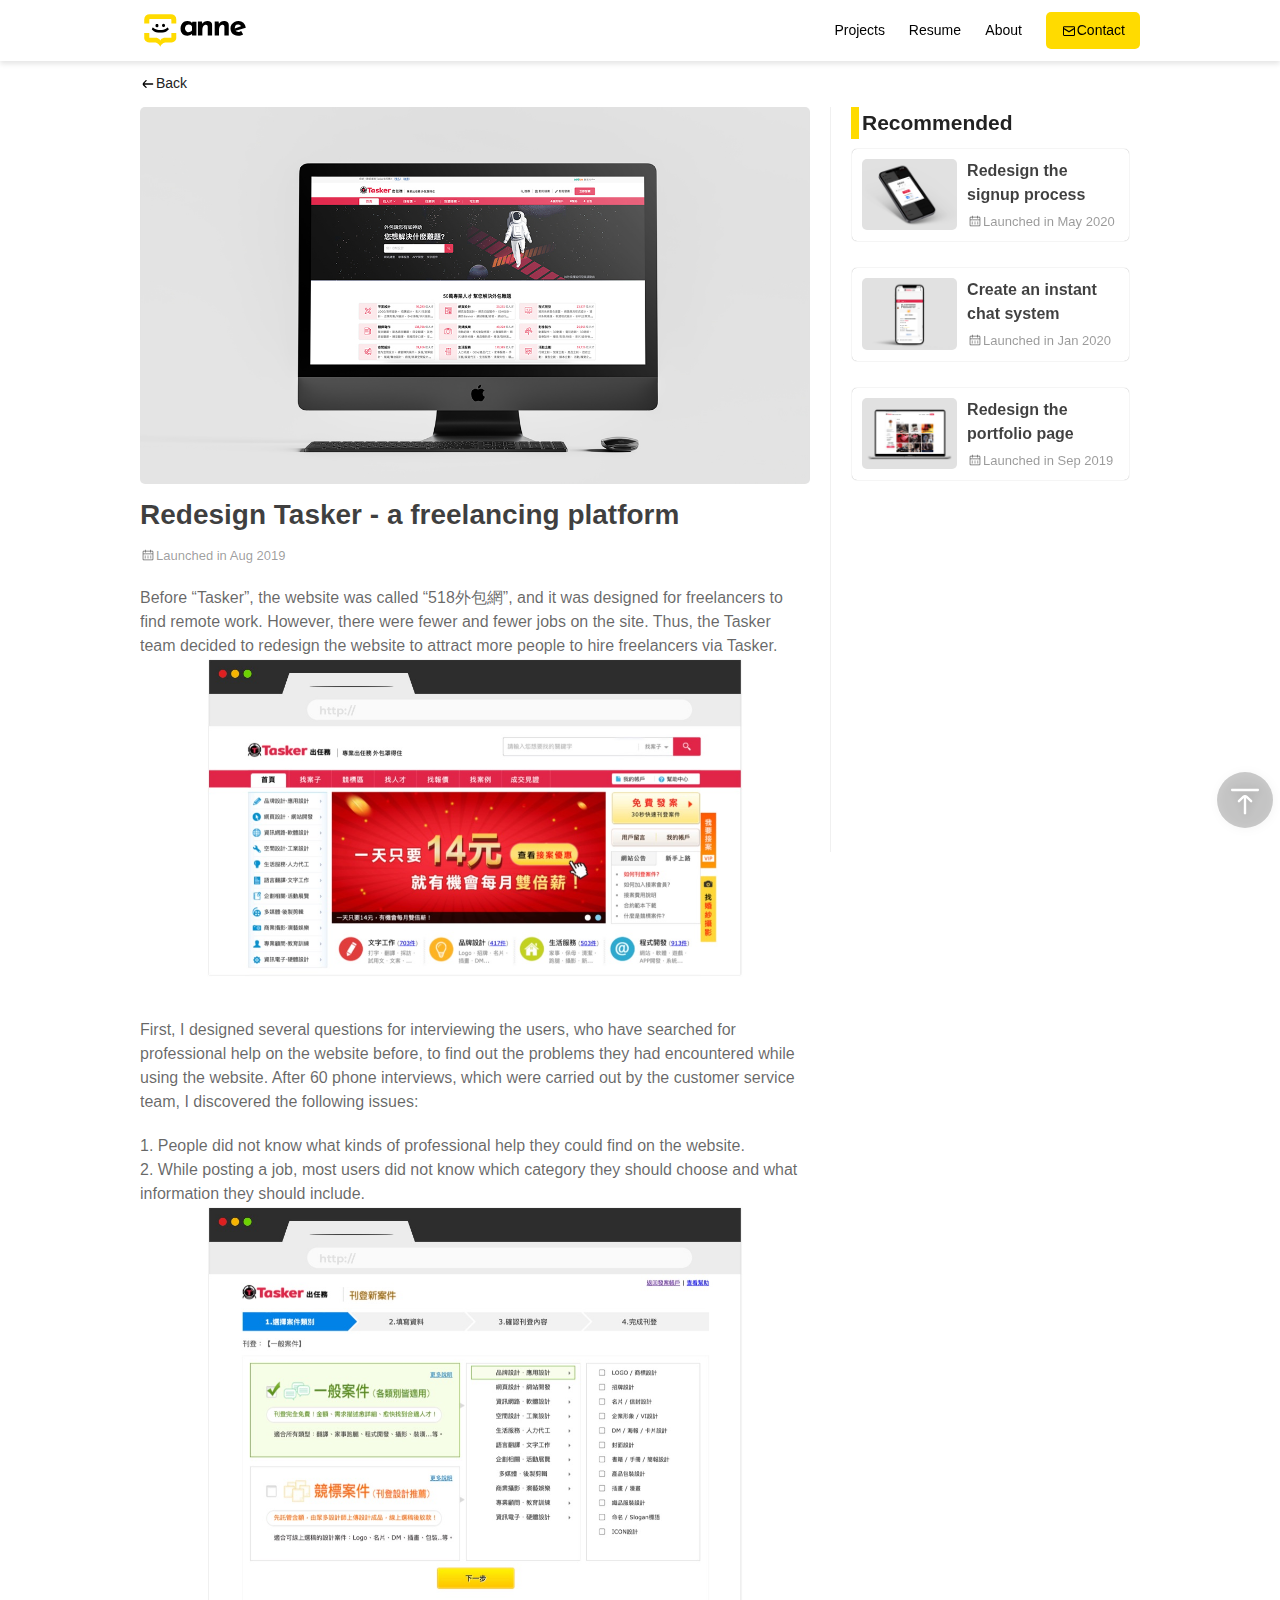
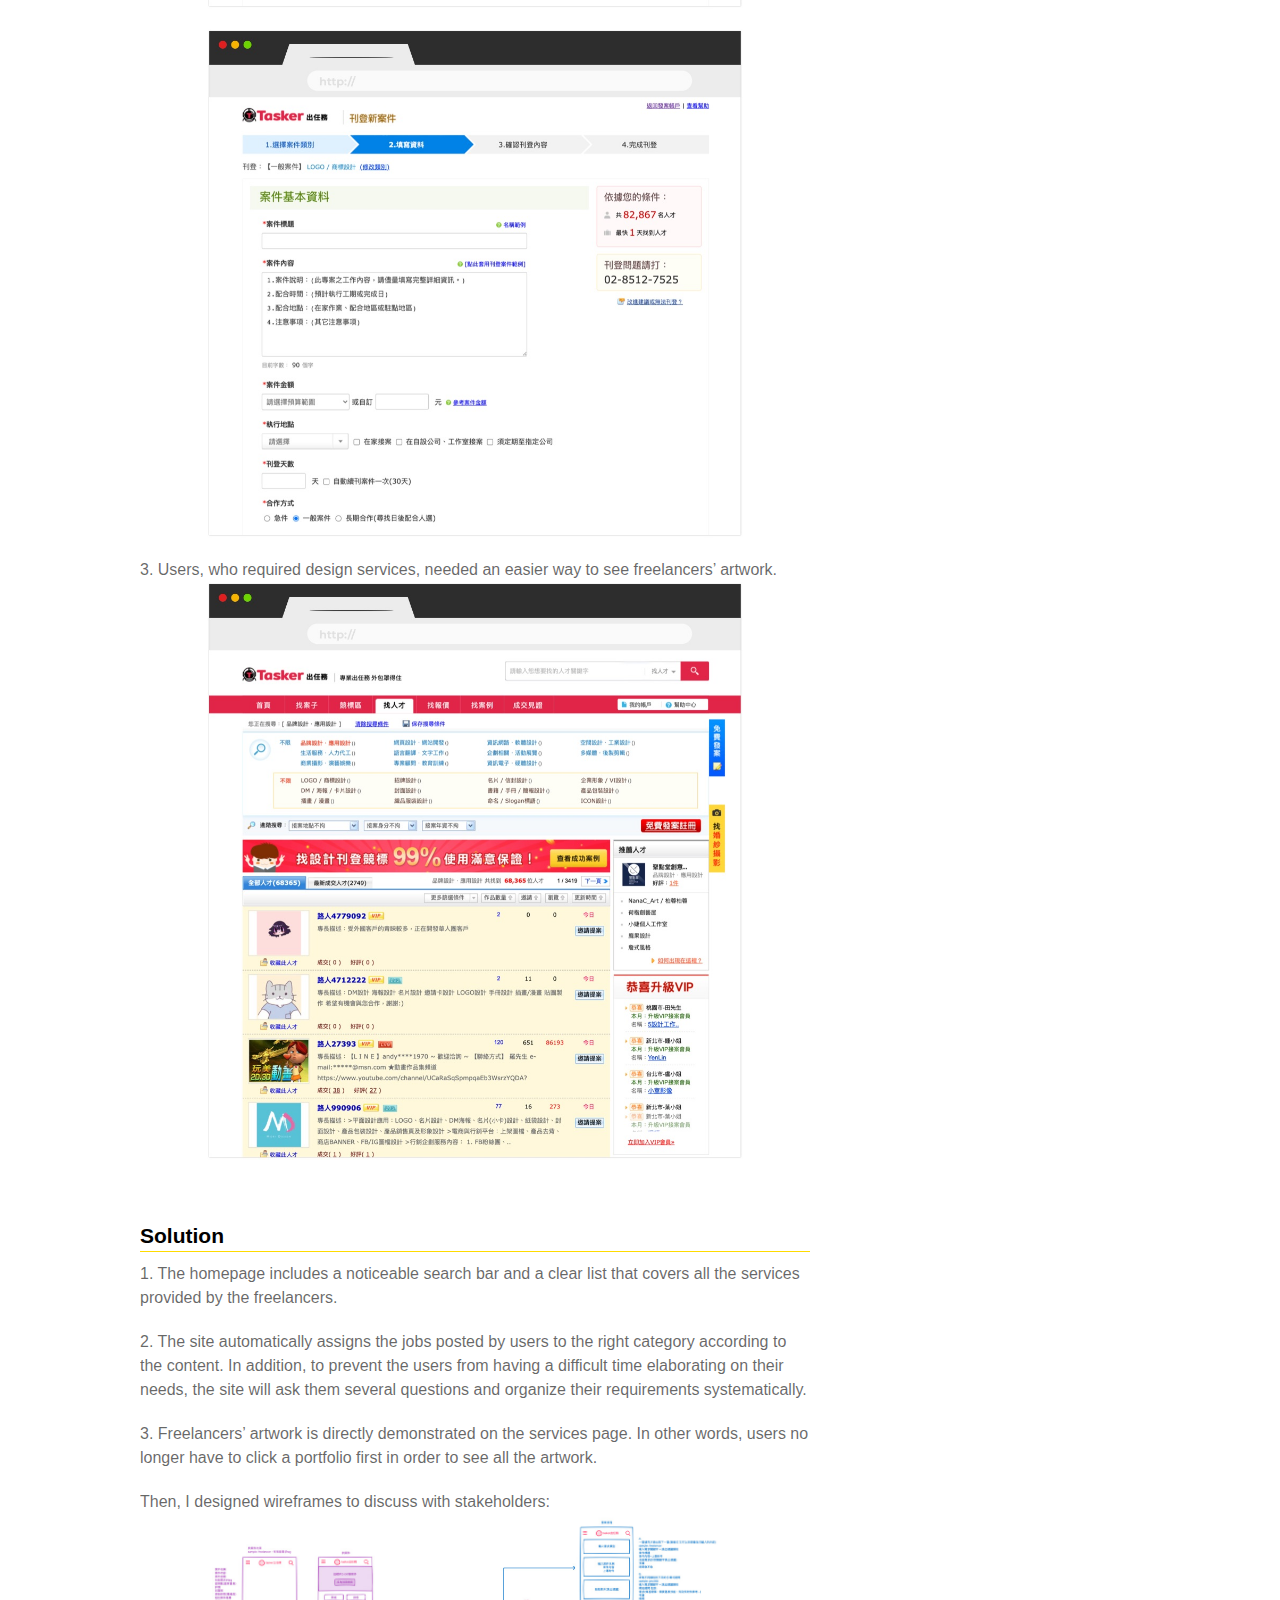
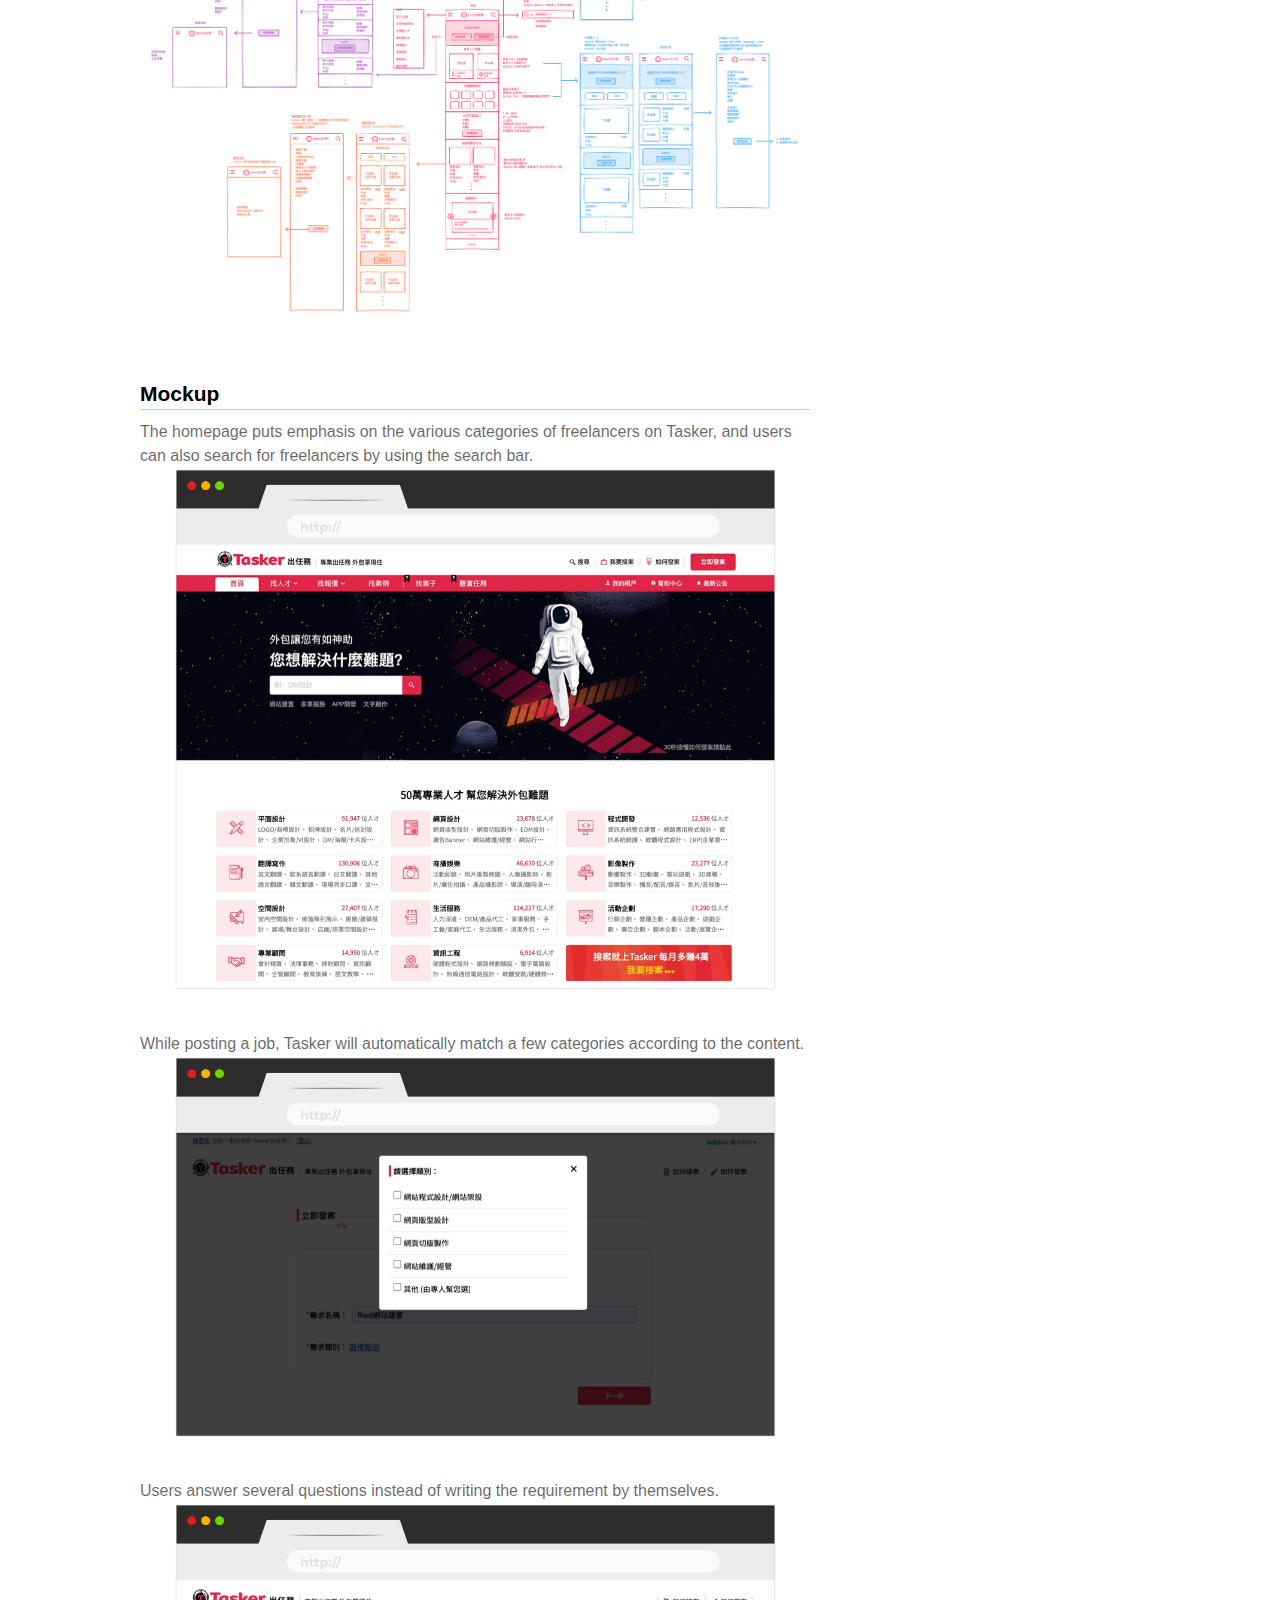
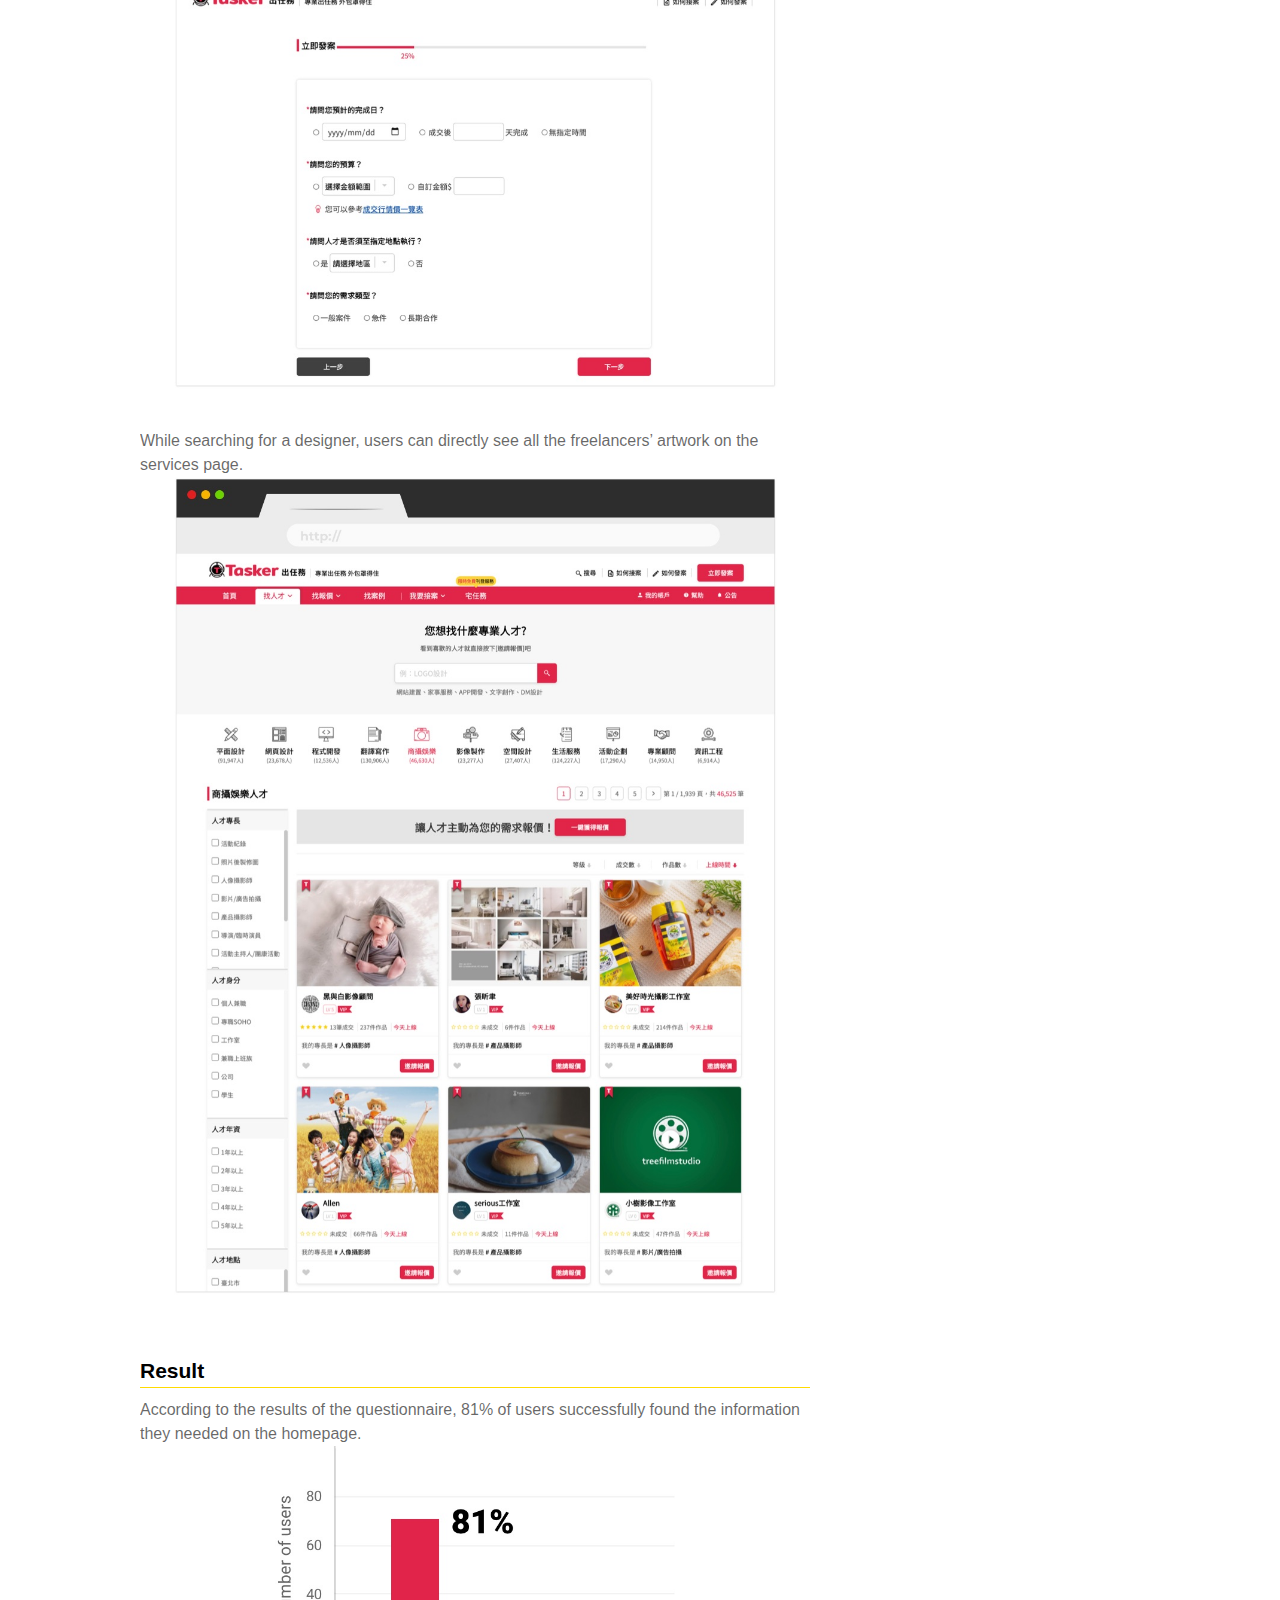
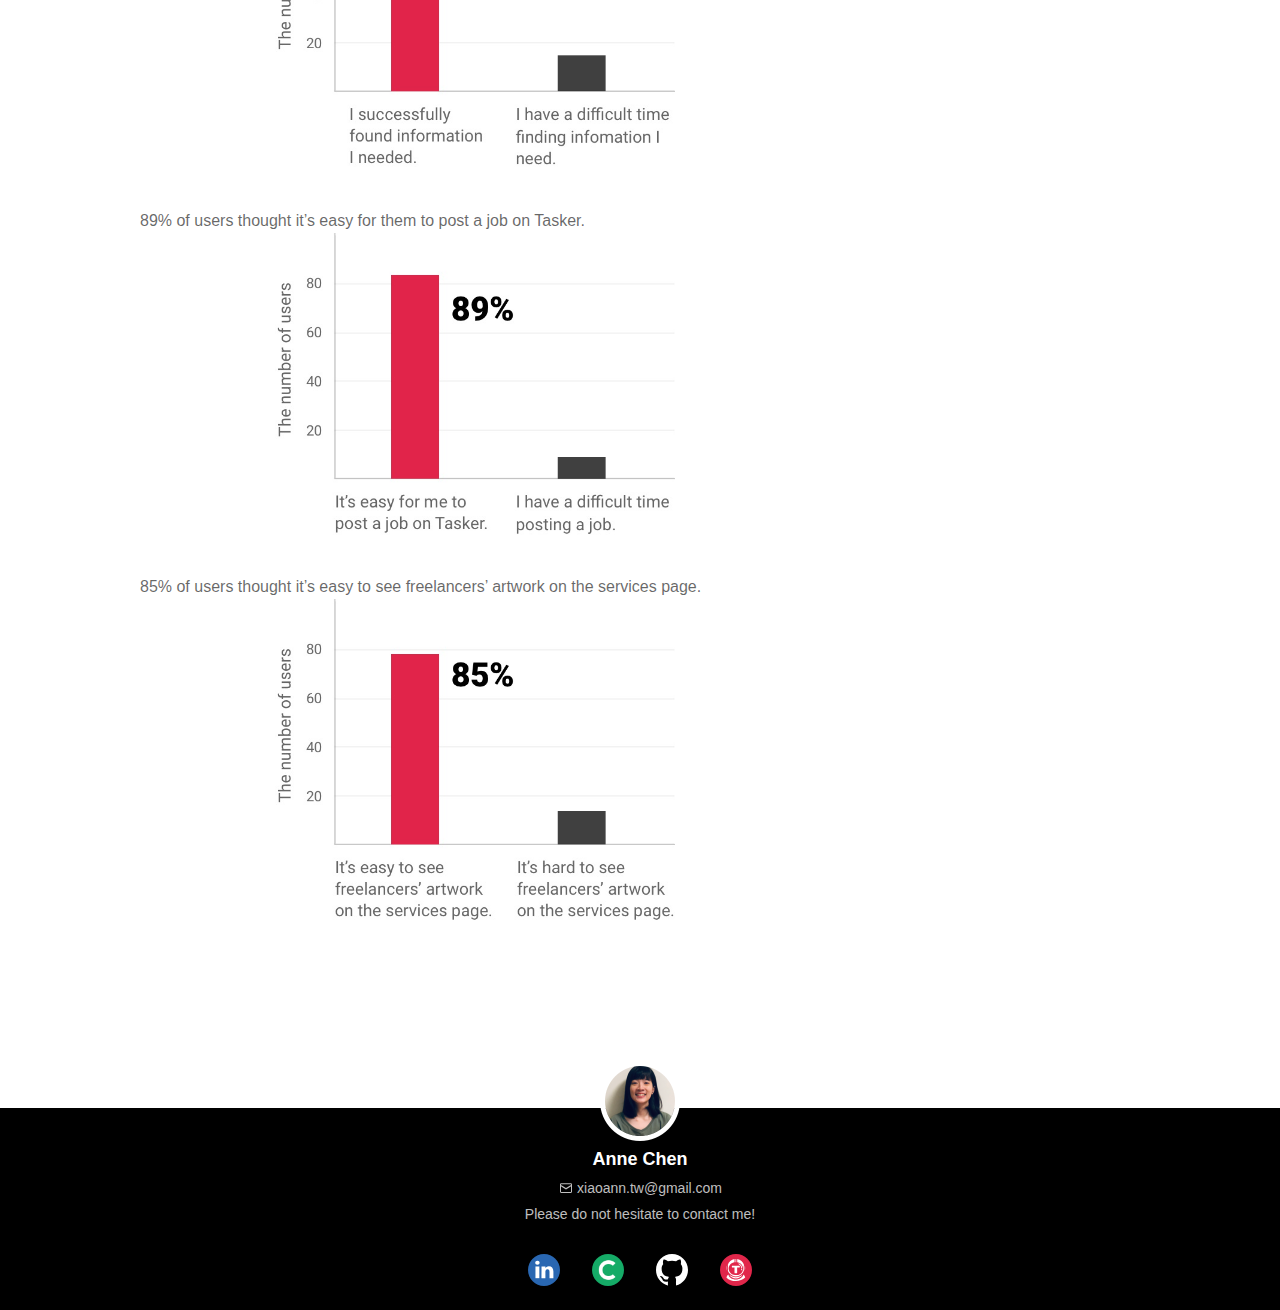
<file: redesign-tasker.html>
<!DOCTYPE html>
<html lang="en">
<head>
	<script src="https://ajax.googleapis.com/ajax/libs/jquery/3.5.1/jquery.min.js"></script>
	<script>
	(function(w,d,s,l,i){w[l]=w[l]||[];w[l].push({'gtm.start':
	new Date().getTime(),event:'gtm.js'});var f=d.getElementsByTagName(s)[0],
	j=d.createElement(s),dl=l!='dataLayer'?'&l='+l:'';j.async=true;j.src=
	'https://www.googletagmanager.com/gtm.js?id='+i+dl;f.parentNode.insertBefore(j,f);
	})(window,document,'script','dataLayer','GTM-57Z2N45');
	</script>
	<meta charset="UTF-8">
	<title>Redesign Tasker - a freelancing platform - Anne's Projects</title>
	<meta name="description" content="The Tasker team decided to redesign the website to attract more people to hire freelancers via Tasker.">
	<meta name="keywords" content="UX designer, UI designer, web developer, web designer">
	<meta name="viewport" content="width=device-width, initial-scale=1.0, maximum-scale=1">
	<meta name="google-site-verification" content="QdoxjLfBUXO8UkxClsyrax_sdIfFdWOPNiK5ca24IvM" />
	<meta name="theme-color" content="#ffffff">
	<meta property="og:title" content="Redesign Tasker - a freelancing platform - Anne's Projects" />
	<meta property="og:description" content="The Tasker team decided to redesign the website to attract more people to hire freelancers via Tasker." />
	<meta property="og:type" content="website" />
	<meta property="og:url" content="https://huianchen.github.io/redesign-tasker.html" />
	<meta property="og:image" content="https://huianchen.github.io/images/pics/tasker_1200.jpg" />
	<link rel="stylesheet" type="text/css" href="./css/reset.css">
	<link rel="stylesheet" type="text/css" href="./css/index.css">
	<link rel="stylesheet" type="text/css" href="./css/article.css">
	<link rel="icon" href="favicon.svg">
	<link rel="alternate icon" href="favicon.ico" type="image/x-icon">
	<link rel="mask-icon" href="mask-icon.svg" color="#000000">
	<link rel="apple-touch-icon" href="apple-touch-icon.png">
	<link rel="apple-touch-icon-precomposed" href="icon" />
	<link rel="manifest" href="site.webmanifest">
</head>
<body>
	<!-- Google Tag Manager (noscript) -->
	<noscript><iframe src="https://www.googletagmanager.com/ns.html?id=GTM-57Z2N45"
	height="0" width="0" style="display:none;visibility:hidden"></iframe></noscript>
	<!-- End Google Tag Manager (noscript) -->
	<header id="header">
		<div class="head-desktop">
			<a class="logo" href="index.html" title="Go to Anne Home"><img src="images/logo.svg" alt="Anne's portfolio" title="Anne's portfolio" width="110"></a>
			<nav>
				<a href="#projects" title="See projects">Projects</a>
				<a href="#resume" title="See resume">Resume</a>
				<a href="#about" title="About Anne">About</a>
				<button class="contact desktop" title="Contact me">Contact</button>
			</nav>
		</div>
		<a class="logo mobile" href="index.html" title="Go to Anne Home"><img src="images/logo.svg" alt="Anne's portfolio" title="Anne's portfolio" width="110"></a>
	</header>
	<button class="goback" id="goBackBtn" onclick="goBack()" title="Go back">Back</button>
	<main>
		<section class="article-details">
			<p class="article-image"><img src="./images/pics/tasker_1200.jpg" alt="Redesign Tasker - a freelancing platform" title="Redesign Tasker - a freelancing platform" loading="lazy" width="100%"></p>
			<h1 class="article-tit">Redesign Tasker - a freelancing platform</h1>
			<p class="article-date">Launched in Aug 2019</p>
			<div class="article-content">
				<p>Before “Tasker”, the website was called “518外包網”, and it was designed for freelancers to find remote work. However, there were fewer and fewer jobs on the site. Thus, the Tasker team decided to redesign the website to attract more people to hire freelancers via Tasker.</p>
				<p class="article-image nomax"><img src="./images/pics/tasker_old_1.jpg" alt="The original homepage of 518外包網" title="The original homepage of 518外包網" loading="lazy" width="80%"></p>
				<p>First, I designed several questions for interviewing the users, who have searched for professional help on the website before, to find out the problems they had encountered while using the website. After 60 phone interviews, which were carried out by the customer service team, I discovered the following issues:</p>
				<ul>
					<li>People did not know what kinds of professional help they could find on the website.</li>
					<li>While posting a job, most users did not know which category they should choose and what information they should include.<p class="article-image nomax"><img src="./images/pics/tasker_old_2.jpg" alt="The original homepage of 518外包網" title="The original homepage of 518外包網" loading="lazy" width="80%"></p><p class="article-image nomax"><img src="./images/pics/tasker_old_3.jpg" alt="The original homepage of 518外包網" title="The original homepage of 518外包網" loading="lazy" width="80%"></p></li>
					<li>Users, who required design services, needed an easier way to see freelancers’ artwork.<p class="article-image nomax"><img src="./images/pics/tasker_old_4.jpg" alt="The original homepage of 518外包網" title="The original homepage of 518外包網" loading="lazy" width="80%"></p></li>
				</ul>
				<h2 class="article-section">Solution</h2>
				<p>1. The homepage includes a noticeable search bar and a clear list that covers all the services provided by the freelancers.</p>
				<p>2. The site automatically assigns the jobs posted by users to the right category according to the content. In addition, to prevent the users from having a difficult time elaborating on their needs, the site will ask them several questions and organize their requirements systematically.</p>
				<p>3. Freelancers’ artwork is directly demonstrated on the services page. In other words, users no longer have to click a portfolio first in order to see all the artwork.</p>
				<p>Then, I designed wireframes to discuss with stakeholders:</p>
				<p class="article-image nomax"><img src="./images/pics/tasker_flow.jpg" alt="A user flow for new website" title="A user flow for new website" loading="lazy" width="100%"></p>
				<h2 class="article-section">Mockup</h2>
				<p>The homepage puts emphasis on the various categories of freelancers on Tasker, and users can also search for freelancers by using the search bar.</p>
				<p class="article-image nomax"><img src="./images/pics/tasker_new_1.jpg" alt="The new homepage" title="The new homepage" loading="lazy" width="90%"></p>
				<p>While posting a job, Tasker will automatically match a few categories according to the content.</p>
				<p class="article-image nomax"><img src="./images/pics/tasker_new_2.jpg" alt="The new job-posting page" title="The new job-posting page" loading="lazy" width="90%"></p>
				<p>Users answer several questions instead of writing the requirement by themselves.</p>
				<p class="article-image nomax"><img src="./images/pics/tasker_new_3.jpg" alt="The new job-posting page" title="The new job-posting page" loading="lazy" width="90%"></p>
				<p>While searching for a designer, users can directly see all the freelancers’ artwork on the services page.</p>
				<p class="article-image nomax"><img src="./images/pics/tasker_new_4.jpg" alt="The new services page" title="The new services page" loading="lazy" width="90%"></p>
				<h2 class="article-section">Result</h2>
				<figure>
					<figcaption>According to the results of the questionnaire, 81% of users successfully found the information they needed on the homepage.</figcaption>
					<p class="article-image"><img src="./images/pics/tasker_result_1.jpg" alt="The result" title="The result" loading="lazy" width="100%"></p>
					<figcaption>89% of users thought it’s easy for them to post a job on Tasker.</figcaption>
					<p class="article-image"><img src="./images/pics/tasker_result_2.jpg" alt="The result" title="The result" loading="lazy" width="100%"></p>
					<figcaption>85% of users thought it’s easy to see freelancers’ artwork on the services page.</figcaption>
					<p class="article-image"><img src="./images/pics/tasker_result_3.jpg" alt="The result" title="The result" loading="lazy" width="100%"></p>
				</figure>
			</div>
		</section>
		<section class="article-recommended">
			<h3 class="heading">Recommended</h3>
			<article>
				<a class="article-img" href="redesign-the-signup-process.html" title="Redesign the signup process"><img src="images/pics/signup.jpg" alt="Redesign the signup process" title="Redesign the signup process" loading="lazy" width="100%"></a>
				<a href="redesign-the-signup-process.html" title="Redesign the signup process">
					<h4 class="article-title">Redesign the signup process</h4>
					<span class="article-brief">The original registration process only allowed users to use their ID number to sign up. Besides, the users had to provide their email address. However, it has discouraged a lot of people from becoming a member. Hence, the Tasker team decided to redesign the signup process and make the users more willing to register Tasker.</span>
					<span class="article-date">Launched in May 2020</span>
				</a>
			</article>
			<article>
				<a class="article-img" href="create-an-instant-chat-system.html" title="Create an instant chat system"><img src="images/pics/chat.jpg" alt="Create an instant chat system" title="Create an instant chat system" loading="lazy" width="100%"></a>
				<a href="create-an-instant-chat-system.html" title="Create an instant chat system">
					<h4 class="article-title">Create an instant chat system</h4>
					<span class="article-brief">Looking for a freelancer on a platform is like searching for products on an e-commerce site. First, they browse freelancers’ artwork (products). Second, when they see the one they like, they use an instant chat system to ask freelancers (sellers) for more information. Thus, the instant chat system seems to play an important role in this process.</span>
					<span class="article-date">Launched in Jan 2020</span>
				</a>
			</article>
			<article>
				<a class="article-img" href="redesign-the-portfolio-page.html" title="Redesign the portfolio page"><img src="images/pics/portfolio.jpg" alt="Redesign the portfolio page" title="Redesign the portfolio page" loading="lazy" width="100%"></a>
				<a href="redesign-the-portfolio-page.html" title="Redesign the portfolio page">
					<h4 class="article-title">Redesign the portfolio page</h4>
					<span class="article-brief">By organizing the feedback given by freelancers, I discovered several problems that freelancers have encountered while editing their portfolios on Tasker</span>
					<span class="article-date">Launched in Sep 2019</span>
				</a>
			</article>
		</section>
	</main>
	<footer id="footer">
		<p><img src="images/pics/photo.png" alt="Anne" title="Anne" width="80"></p>
		<p class="white bold">Anne Chen</p>
		<p class="mail">xiaoann.tw@gmail.com</p>
		<p>Please do not hesitate to contact me!</p>
		<p class="social">
			<a href="https://www.linkedin.com/in/xiaoann/" title="Linkedin" target="_blank"><img src="images/icon_social/circle_linkedin.svg" alt="Linkedin" title="Linkedin" width="40"></a>
			<a href="https://www.cakeresume.com/me/xiaoann" title="Cake Resume" target="_blank"><img src="images/icon_social/circle_cake.svg" alt="Cake Resume" title="Cake Resume" width="40"></a>
			<a href="https://github.com/huianchen" title="GitHub" target="_blank"><img src="images/icon_social/circle_github.svg" alt="GitHub" title="GitHub" width="40"></a>
			<a href="https://www.tasker.com.tw/workroom/BV7rVM?" title="Tasker工作室" target="_blank"><img src="images/icon_social/circle_tasker.svg" alt="Tasker工作室" title="Tasker工作室" width="40"></a>
		</p>
		<div class="fixed-btn">
			<button onclick='window.scrollTo({top: 0, behavior: "smooth"});' class="gotop" id="goTop" title="Go to top"></button>
			<button class="contact mobile" title="Contact me"></button>
		</div>
		<div class="information">
			<p class="bold">Contact Anne<button class="close" title="Close"></button></p>
			<p>by Email</p>
			<p class="copy-mail"><span class="mail black"><input type="text" value="xiaoann.tw@gmail.com" id="myEmail"></span><button onclick="copyToClipboard()" title="Copy mail address" id="copyBtn">Copy</button></p>
			<p>by Other Platforms</p>
			<p class="social">
				<a href="https://www.linkedin.com/in/xiaoann/" title="Linkedin" target="_blank"><img src="images/icon_social/circle_linkedin.svg" alt="Linkedin" title="Linkedin" width="40"></a>
				<a href="https://www.cakeresume.com/me/xiaoann" title="Cake Resume" target="_blank"><img src="images/icon_social/circle_cake.svg" alt="Cake Resume" title="Cake Resume" width="40"></a>
			</p>
		</div>
	</footer>
	<script>
		function copyToClipboard() {
			var copyText = document.getElementById("myEmail");

			copyText.select();
			copyText.setSelectionRange(0, 99999);

			document.execCommand("copy");

			var successed = document.getElementById("copyBtn");
			successed.innerHTML = "Copied";
			successed.classList.add("successed");
		}

		$(".contact").click(function(){
			$(".information").addClass("show");
		});

		$(".close").click(function(){
			$(".information").removeClass("show");
		});
		
		window.onscroll = function() {stickyFunction()};
		
		function stickyFunction() {
			var header = document.getElementById("goBackBtn");
			
			var sticky = header.offsetTop;
			
				if (window.pageYOffset > sticky) {
					header.classList.add("sticky");
				} else {
					header.classList.remove("sticky");
				}
			
		}

		function goBack() {
			window.history.back();
		}
	</script>
</body>
</html>
</file>
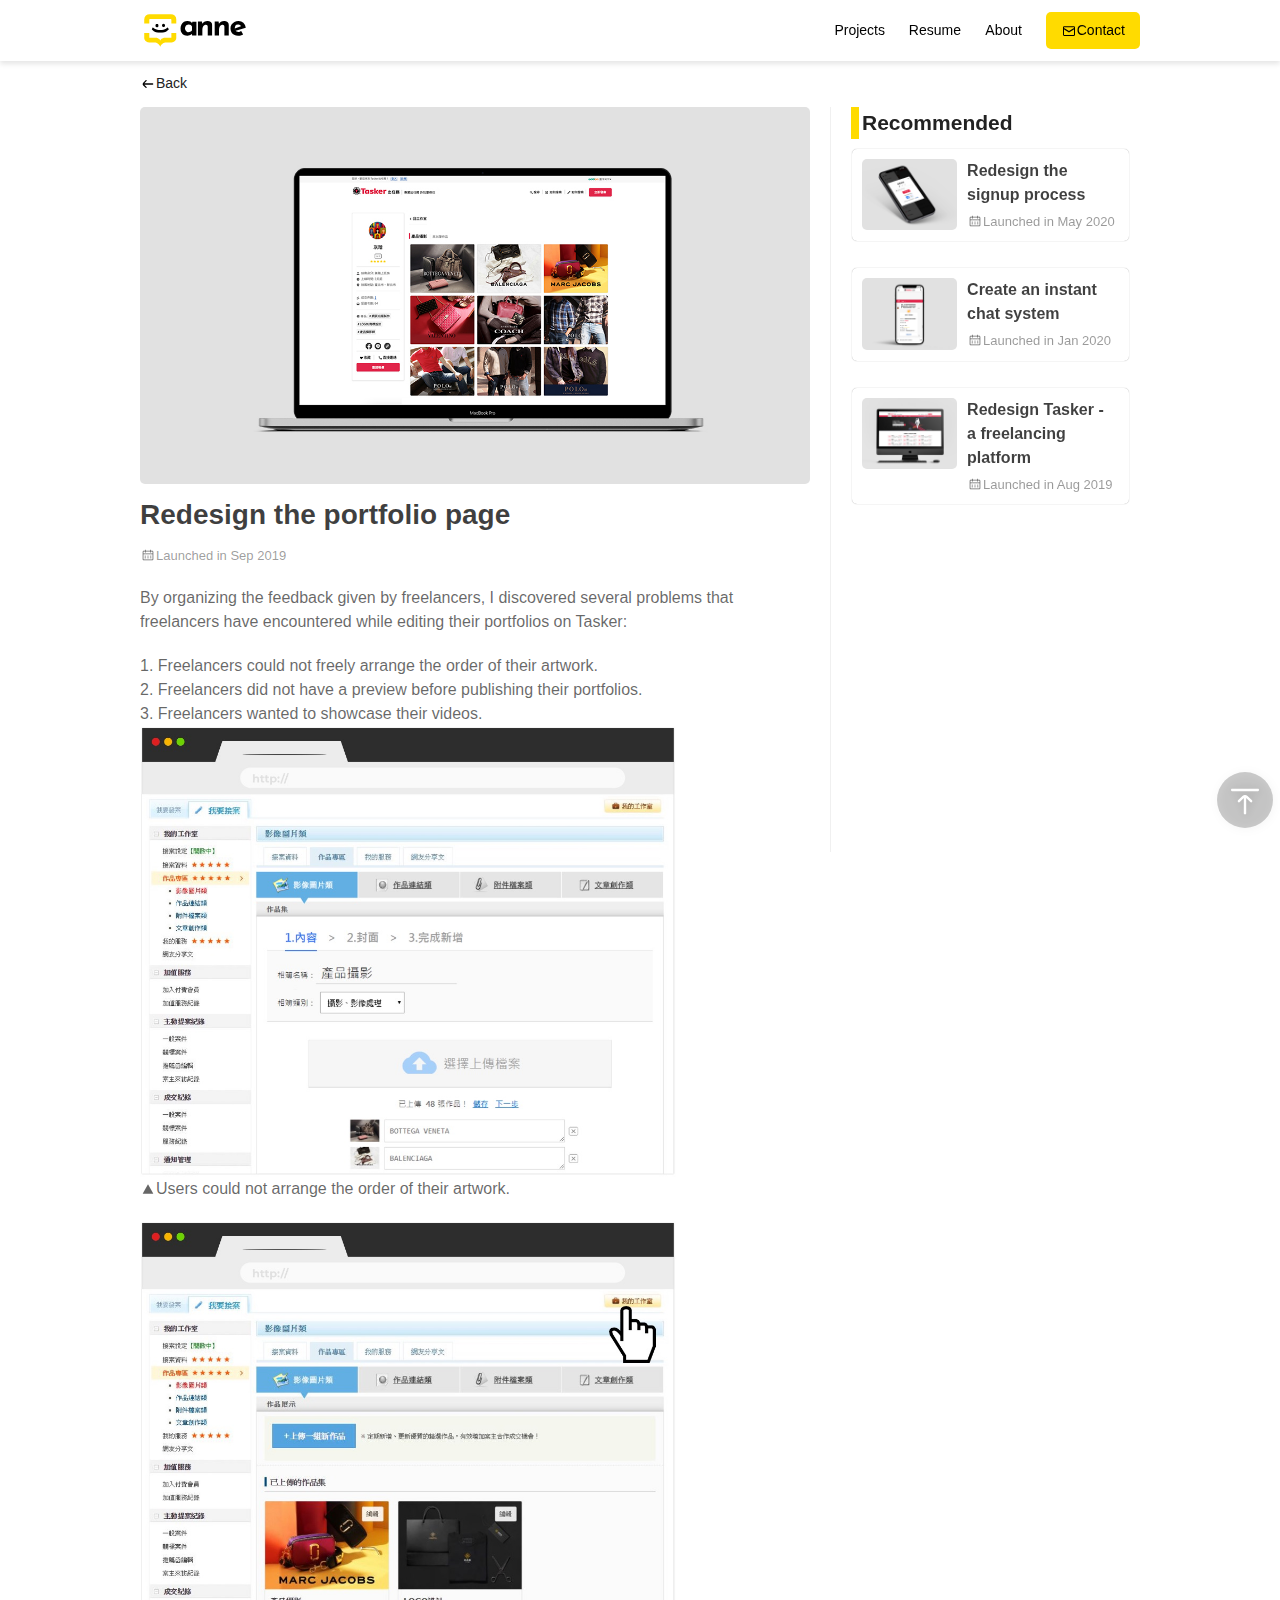
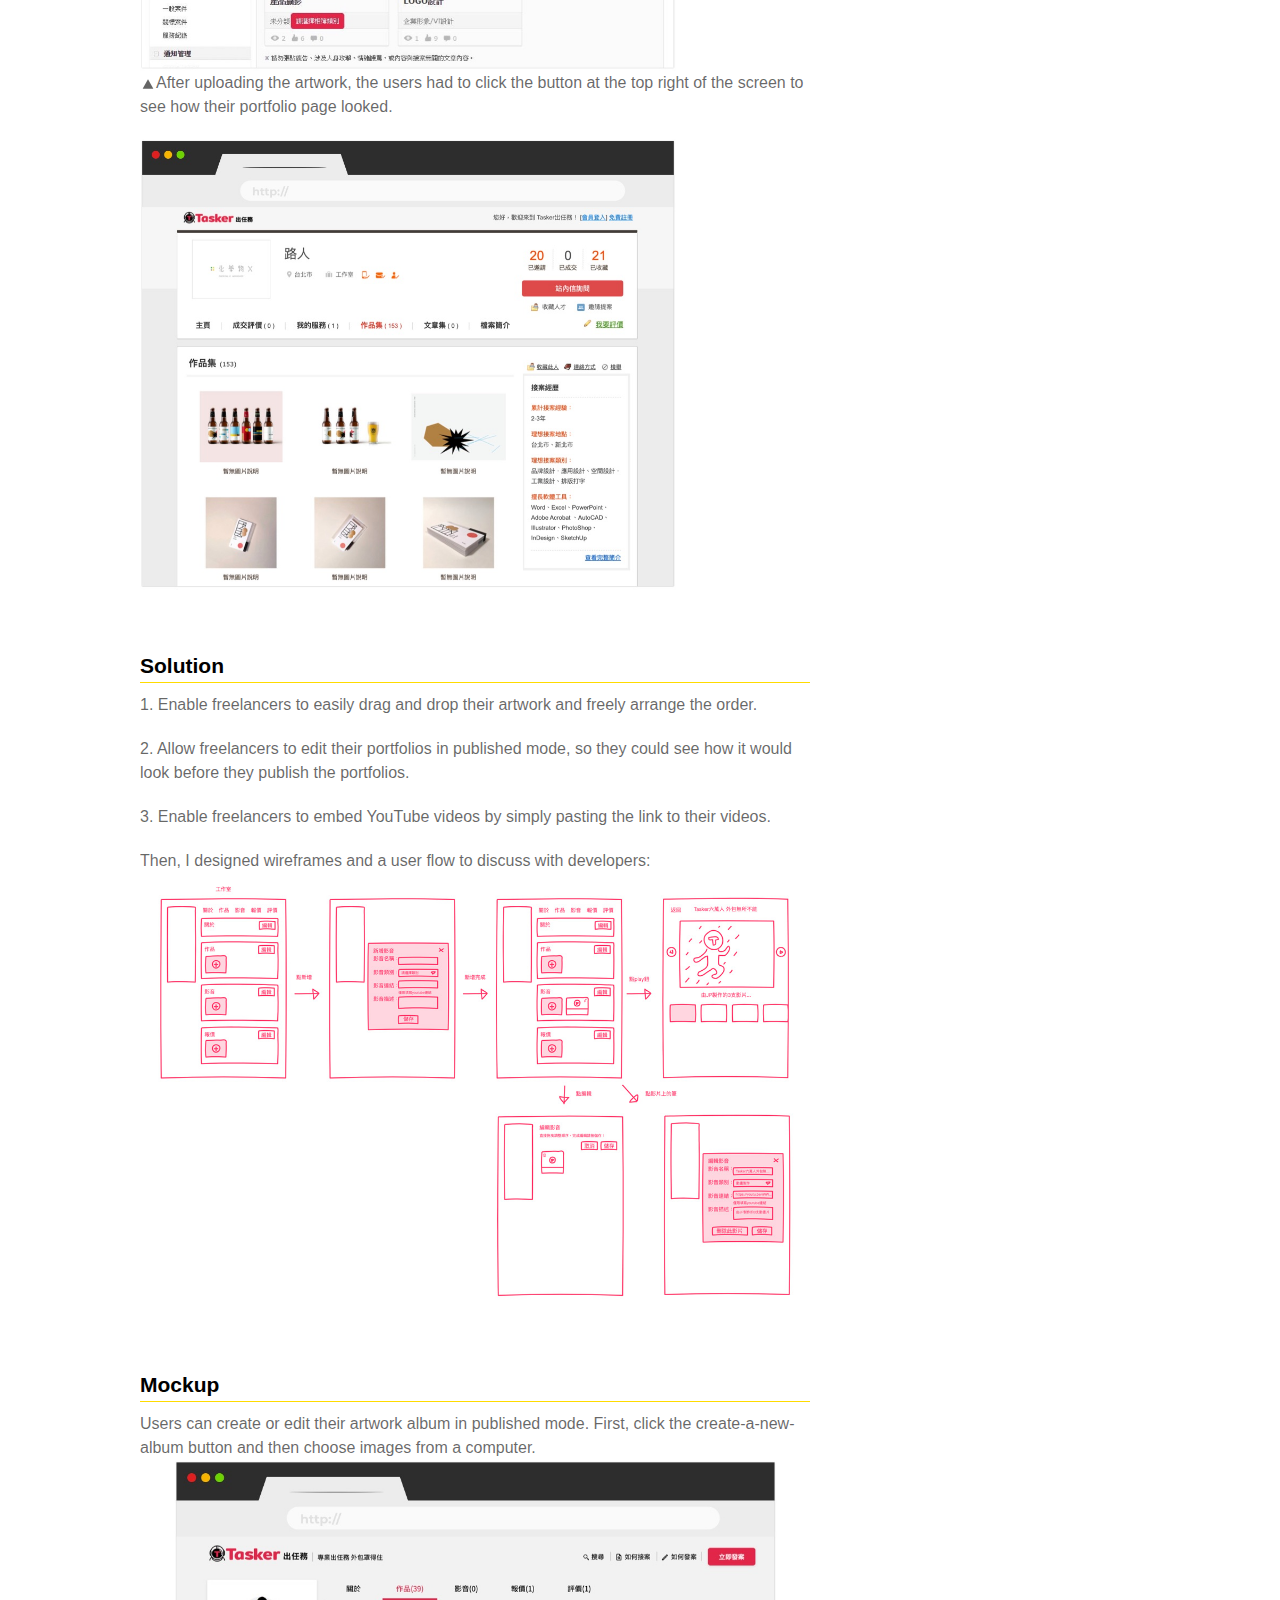
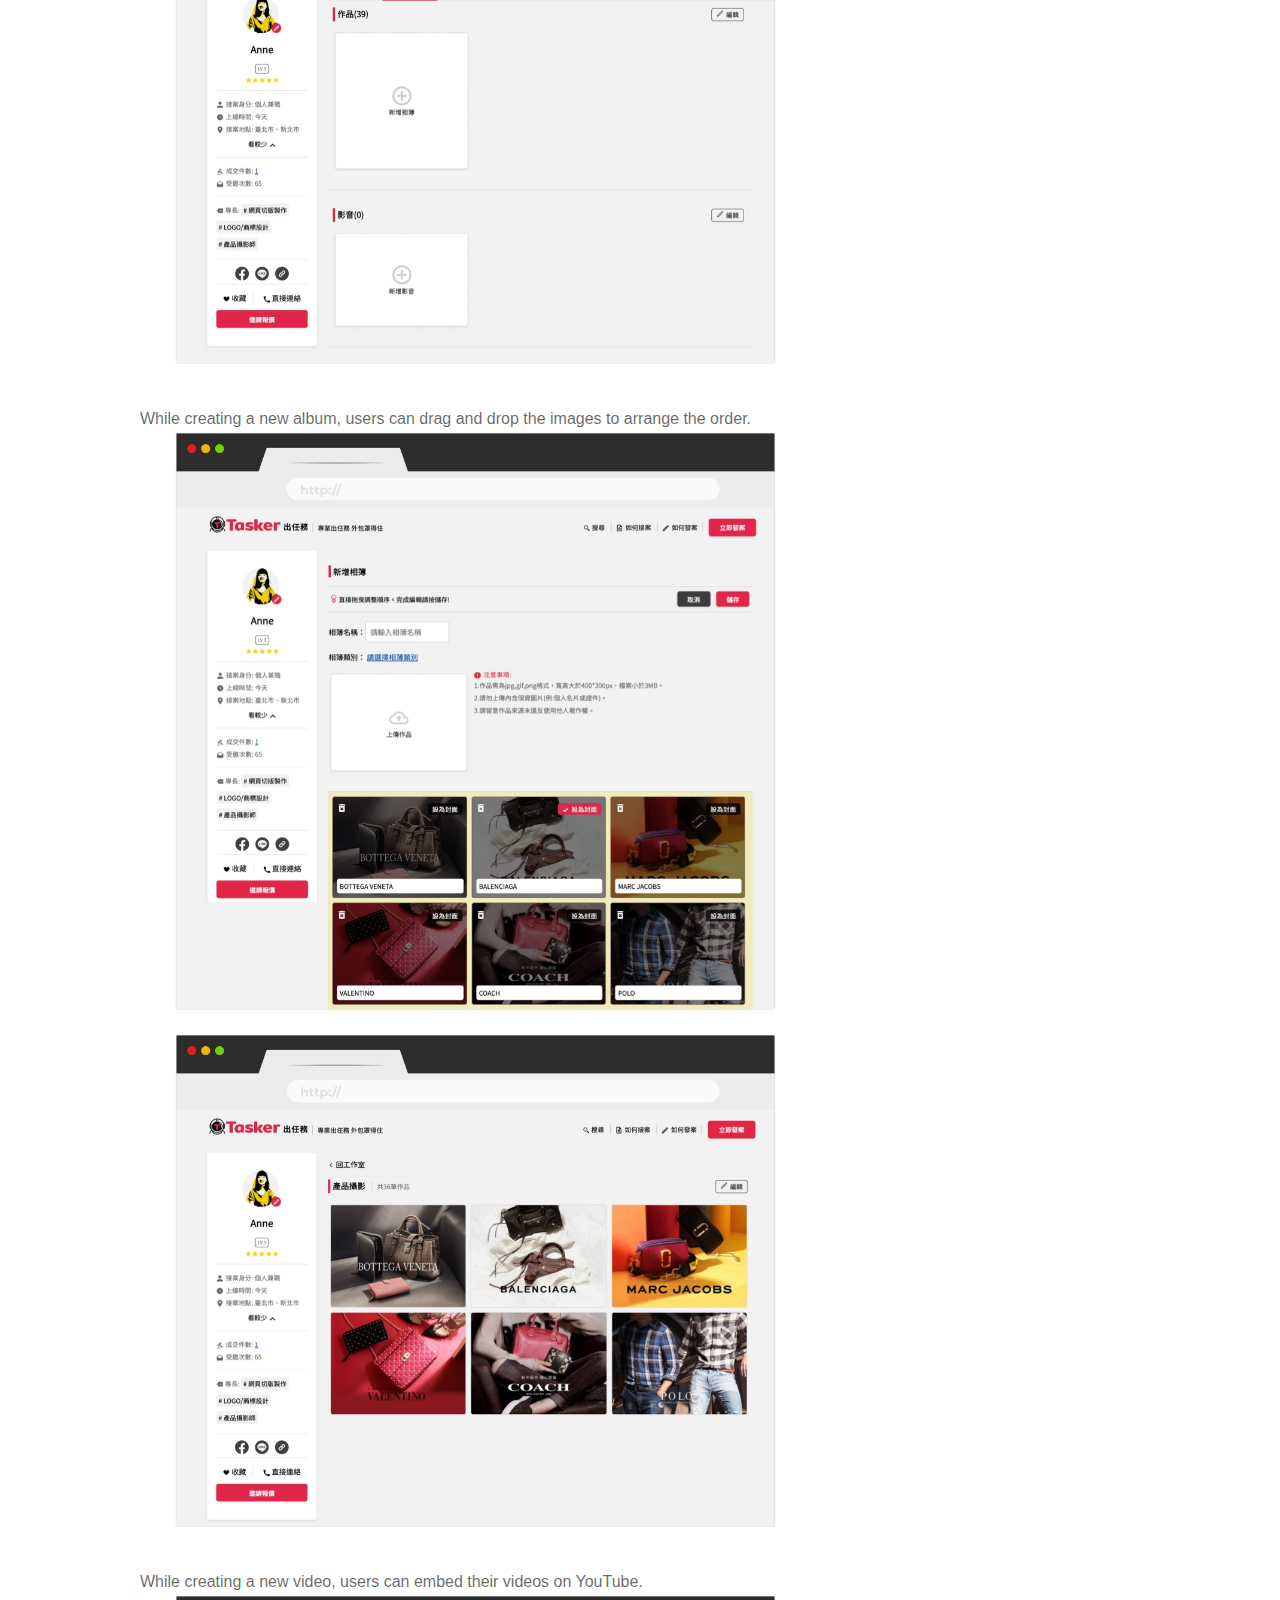
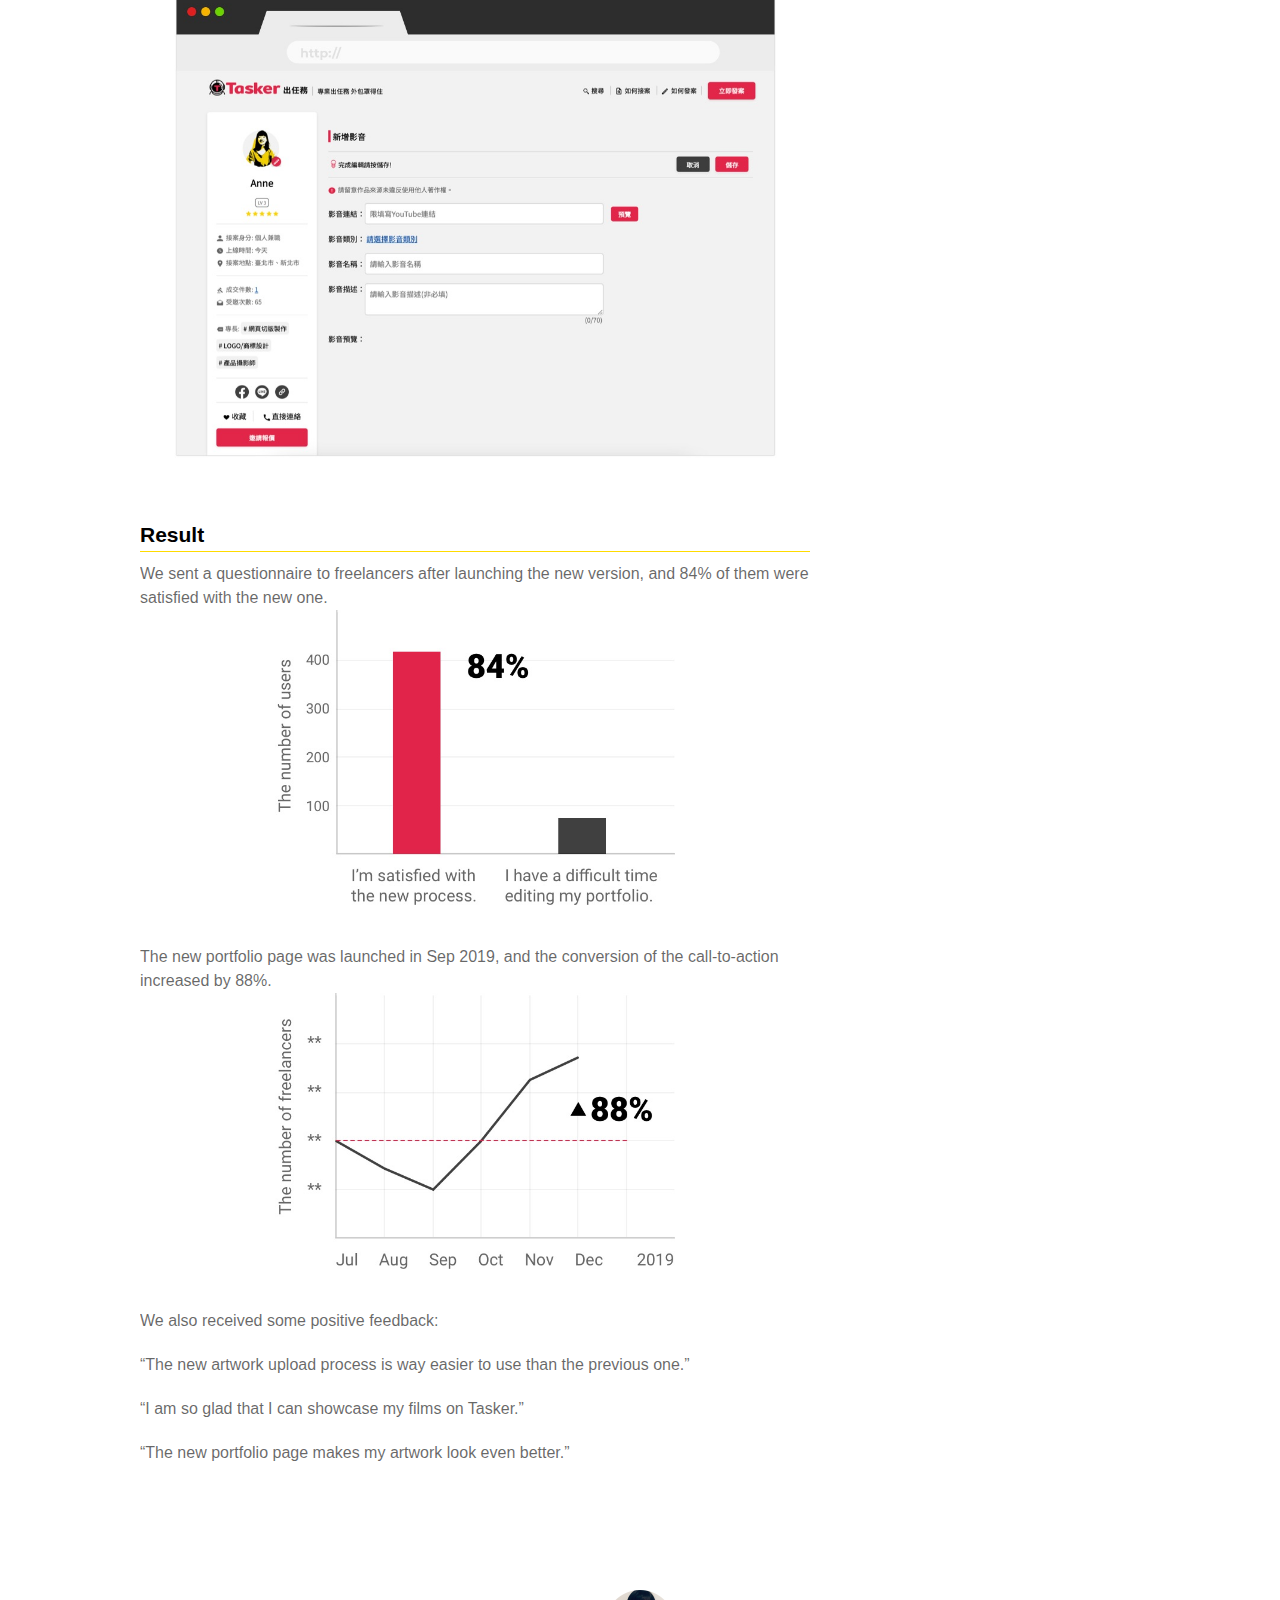
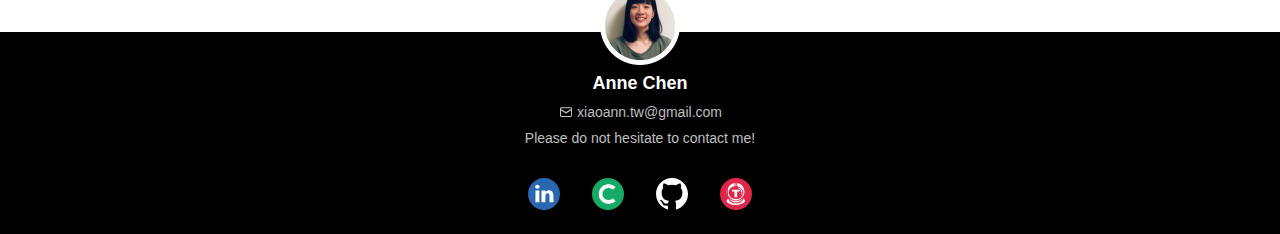
<file: redesign-the-portfolio-page.html>
<!DOCTYPE html>
<html lang="en">
<head>
	<script src="https://ajax.googleapis.com/ajax/libs/jquery/3.5.1/jquery.min.js"></script>
	<script>
	(function(w,d,s,l,i){w[l]=w[l]||[];w[l].push({'gtm.start':
	new Date().getTime(),event:'gtm.js'});var f=d.getElementsByTagName(s)[0],
	j=d.createElement(s),dl=l!='dataLayer'?'&l='+l:'';j.async=true;j.src=
	'https://www.googletagmanager.com/gtm.js?id='+i+dl;f.parentNode.insertBefore(j,f);
	})(window,document,'script','dataLayer','GTM-57Z2N45');
	</script>
	<meta charset="UTF-8">
	<title>Redesign the portfolio page - Anne's Projects</title>
	<meta name="description" content="The Tasker team decided to redesign the portfolio page to meet freelancers’ needs which are problems they have encountered while editing their portfolios on Tasker.">
	<meta name="keywords" content="UX designer, UI designer, web developer, web designer">
	<meta name="viewport" content="width=device-width, initial-scale=1.0, maximum-scale=1">
	<meta name="google-site-verification" content="QdoxjLfBUXO8UkxClsyrax_sdIfFdWOPNiK5ca24IvM" />
	<meta name="theme-color" content="#ffffff">
	<meta property="og:title" content="Redesign the portfolio page - Anne's Projects" />
	<meta property="og:description" content="The Tasker team decided to redesign the portfolio page to meet freelancers’ needs which are problems they have encountered while editing their portfolios on Tasker." />
	<meta property="og:type" content="website" />
	<meta property="og:url" content="https://huianchen.github.io/redesign-the-portfolio-page.html" />
	<meta property="og:image" content="https://huianchen.github.io/images/pics/portfolio_1200.jpg" />
	<link rel="stylesheet" type="text/css" href="./css/reset.css">
	<link rel="stylesheet" type="text/css" href="./css/index.css">
	<link rel="stylesheet" type="text/css" href="./css/article.css">
	<link rel="icon" href="favicon.svg">
	<link rel="alternate icon" href="favicon.ico" type="image/x-icon">
	<link rel="mask-icon" href="mask-icon.svg" color="#000000">
	<link rel="apple-touch-icon" href="apple-touch-icon.png">
	<link rel="apple-touch-icon-precomposed" href="icon" />
	<link rel="manifest" href="site.webmanifest">
</head>
<body>
	<!-- Google Tag Manager (noscript) -->
	<noscript><iframe src="https://www.googletagmanager.com/ns.html?id=GTM-57Z2N45"
	height="0" width="0" style="display:none;visibility:hidden"></iframe></noscript>
	<!-- End Google Tag Manager (noscript) -->
	<header id="header">
		<div class="head-desktop">
			<a class="logo" href="index.html" title="Go to Anne Home"><img src="images/logo.svg" alt="Anne's portfolio" title="Anne's portfolio" width="110"></a>
			<nav>
				<a href="#projects" title="See projects">Projects</a>
				<a href="#resume" title="See resume">Resume</a>
				<a href="#about" title="About Anne">About</a>
				<button class="contact desktop" title="Contact me">Contact</button>
			</nav>
		</div>
		<a class="logo mobile" href="index.html" title="Go to Anne Home"><img src="images/logo.svg" alt="Anne's portfolio" title="Anne's portfolio" width="110"></a>
	</header>
	<button class="goback" id="goBackBtn" onclick="goBack()" title="Go back">Back</button>
	<main>
		<section class="article-details">
			<p class="article-image"><img src="./images/pics/portfolio_1200.jpg" alt="Redesign the portfolio page" title="Redesign the portfolio page" loading="lazy" width="100%"></p>
			<h1 class="article-tit">Redesign the portfolio page</h1>
			<p class="article-date">Launched in Sep 2019</p>
			<div class="article-content">
				<p>By organizing the feedback given by freelancers, I discovered several problems that freelancers have encountered while editing their portfolios on Tasker:</p>
				<ul>
					<li>Freelancers could not freely arrange the order of their artwork.</li>
					<li>Freelancers did not have a preview before publishing their portfolios.</li>
					<li>Freelancers wanted to showcase their videos.</li>
				</ul>
				<p class="article-image nomax note"><img src="./images/pics/portfolio_old_1.jpg" alt="The original images upload system" title="The original images upload system" loading="lazy" width="80%"><span>Users could not arrange the order of their artwork.</span></p>
				<p class="article-image nomax note"><img src="./images/pics/portfolio_old_3.jpg" alt="The original images upload system" title="The original images upload system" loading="lazy" width="80%"><span>After uploading the artwork, the users had to click the button at the top right of the screen to see how their portfolio page looked.</span></p>
				<p class="article-image nomax note"><img src="./images/pics/portfolio_old_2.jpg" alt="The original images upload system" title="The original images upload system" loading="lazy" width="80%"></p>
				<h2 class="article-section">Solution</h2>
				<p>1. Enable freelancers to easily drag and drop their artwork and freely arrange the order.</p>
				<p>2. Allow freelancers to edit their portfolios in published mode, so they could see how it would look before they publish the portfolios.</p>
				<p>3. Enable freelancers to embed YouTube videos by simply pasting the link to their videos.</p>
				<p>Then, I designed wireframes and a user flow to discuss with developers:</p>
				<p class="article-image nomax"><img src="./images/pics/portfolio_flow.jpg" alt="A user flow for editing portfolio" title="A user flow for editing portfolio" loading="lazy" width="100%"></p>
				<h2 class="article-section">Mockup</h2>
				<p>Users can create or edit their artwork album in published mode. First, click the create-a-new-album button and then choose images from a computer.</p>
				<p class="article-image nomax"><img src="./images/pics/portfolio_new_1.jpg" alt="Edit artwork album in published mode" title="Edit artwork album in published mode" loading="lazy" width="90%"></p>
				<p>While creating a new album, users can drag and drop the images to arrange the order.</p>
				<p class="article-image nomax"><img src="./images/pics/portfolio_new_2.jpg" alt="Drag and drop the images" title="Drag and drop the images" loading="lazy" width="90%"></p>
				<p class="article-image nomax"><img src="./images/pics/portfolio_new_3.jpg" alt="The new portfolio page" title="The new portfolio page" loading="lazy" width="90%"></p>
				<p>While creating a new video, users can embed their videos on YouTube.</p>
				<p class="article-image nomax"><img src="./images/pics/portfolio_new_4.jpg" alt="Embed videos on YouTube" title="Embed videos on YouTube" loading="lazy" width="90%"></p>
				<h2 class="article-section">Result</h2>
				<figure>
					<figcaption>We sent a questionnaire to freelancers after launching the new version, and 84% of them were satisfied with the new one.</figcaption>
					<p class="article-image"><img src="./images/pics/portfolio_result_1.jpg" alt="The result" title="The result" loading="lazy" width="100%"></p>
					<figcaption>The new portfolio page was launched in Sep 2019, and the conversion of the call-to-action increased by 88%.</figcaption>
					<p class="article-image"><img src="./images/pics/portfolio_result_2.jpg" alt="The result" title="The result" loading="lazy" width="100%"></p>
					<figcaption>
						<p>We also received some positive feedback:</p>
						<p>“The new artwork upload process is way easier to use than the previous one.”</p>
						<p>“I am so glad that I can showcase my films on Tasker.”</p>
						<p>“The new portfolio page makes my artwork look even better.”</p>
					</figcaption>
				</figure>
			</div>
		</section>
		<section class="article-recommended">
			<h3 class="heading">Recommended</h3>
			<article>
				<a class="article-img" href="redesign-the-signup-process.html" title="Redesign the signup process"><img src="images/pics/signup.jpg" alt="Redesign the signup process" title="Redesign the signup process" loading="lazy" width="100%"></a>
				<a href="redesign-the-signup-process.html" title="Redesign the signup process">
					<h4 class="article-title">Redesign the signup process</h4>
					<span class="article-brief">The original registration process only allowed users to use their ID number to sign up. Besides, the users had to provide their email address. However, it has discouraged a lot of people from becoming a member. Hence, the Tasker team decided to redesign the signup process and make the users more willing to register Tasker.</span>
					<span class="article-date">Launched in May 2020</span>
				</a>
			</article>
			<article>
				<a class="article-img" href="create-an-instant-chat-system.html" title="Create an instant chat system"><img src="images/pics/chat.jpg" alt="Create an instant chat system" title="Create an instant chat system" loading="lazy" width="100%"></a>
				<a href="create-an-instant-chat-system.html" title="Create an instant chat system">
					<h4 class="article-title">Create an instant chat system</h4>
					<span class="article-brief">Looking for a freelancer on a platform is like searching for products on an e-commerce site. First, they browse freelancers’ artwork (products). Second, when they see the one they like, they use an instant chat system to ask freelancers (sellers) for more information. Thus, the instant chat system seems to play an important role in this process.</span>
					<span class="article-date">Launched in Jan 2020</span>
				</a>
			</article>
			<article>
				<a class="article-img" href="redesign-tasker.html" title="Redesign Tasker - a freelancing platform"><img src="images/pics/tasker.jpg" alt="Redesign Tasker - a freelancing platform" title="Redesign Tasker - a freelancing platform" loading="lazy" width="100%"></a>
				<a href="redesign-tasker.html" title="Redesign Tasker - a freelancing platform">
					<h4 class="article-title">Redesign Tasker - a freelancing platform</h4>
					<span class="article-brief">Before “Tasker”, the website was called “518外包網”, and it was designed for freelancers to find remote work. However, there were fewer and fewer jobs on the site. Thus, the Tasker team decided to rebrand the website to attract more people to hire freelancers via Tasker.</span>
					<span class="article-date">Launched in Aug 2019</span>
				</a>
			</article>
		</section>
	</main>
		<footer id="footer">
		<p><img src="images/pics/photo.png" alt="Anne" title="Anne" width="80"></p>
		<p class="white bold">Anne Chen</p>
		<p class="mail">xiaoann.tw@gmail.com</p>
		<p>Please do not hesitate to contact me!</p>
		<p class="social">
			<a href="https://www.linkedin.com/in/xiaoann/" title="Linkedin" target="_blank"><img src="images/icon_social/circle_linkedin.svg" alt="Linkedin" title="Linkedin" width="40"></a>
			<a href="https://www.cakeresume.com/me/xiaoann" title="Cake Resume" target="_blank"><img src="images/icon_social/circle_cake.svg" alt="Cake Resume" title="Cake Resume" width="40"></a>
			<a href="https://github.com/huianchen" title="GitHub" target="_blank"><img src="images/icon_social/circle_github.svg" alt="GitHub" title="GitHub" width="40"></a>
			<a href="https://www.tasker.com.tw/workroom/BV7rVM?" title="Tasker工作室" target="_blank"><img src="images/icon_social/circle_tasker.svg" alt="Tasker工作室" title="Tasker工作室" width="40"></a>
		</p>
		<div class="fixed-btn">
			<button onclick='window.scrollTo({top: 0, behavior: "smooth"});' class="gotop" id="goTop" title="Go to top"></button>
			<button class="contact mobile" title="Contact me"></button>
		</div>
		<div class="information">
			<p class="bold">Contact Anne<button class="close" title="Close"></button></p>
			<p>by Email</p>
			<p class="copy-mail"><span class="mail black"><input type="text" value="xiaoann.tw@gmail.com" id="myEmail"></span><button onclick="copyToClipboard()" title="Copy mail address" id="copyBtn">Copy</button></p>
			<p>by Other Platforms</p>
			<p class="social">
				<a href="https://www.linkedin.com/in/xiaoann/" title="Linkedin" target="_blank"><img src="images/icon_social/circle_linkedin.svg" alt="Linkedin" title="Linkedin" width="40"></a>
				<a href="https://www.cakeresume.com/me/xiaoann" title="Cake Resume" target="_blank"><img src="images/icon_social/circle_cake.svg" alt="Cake Resume" title="Cake Resume" width="40"></a>
			</p>
		</div>
	</footer>
	<script>
		function copyToClipboard() {
			var copyText = document.getElementById("myEmail");

			copyText.select();
			copyText.setSelectionRange(0, 99999);

			document.execCommand("copy");

			var successed = document.getElementById("copyBtn");
			successed.innerHTML = "Copied";
			successed.classList.add("successed");
		}

		$(".contact").click(function(){
			$(".information").addClass("show");
		});

		$(".close").click(function(){
			$(".information").removeClass("show");
		});
		
		window.onscroll = function() {stickyFunction()};
		
		function stickyFunction() {
			var header = document.getElementById("goBackBtn");
			
			var sticky = header.offsetTop;
			
				if (window.pageYOffset > sticky) {
					header.classList.add("sticky");
				} else {
					header.classList.remove("sticky");
				}
			
		}

		function goBack() {
			window.history.back();
		}
	</script>
</body>
</html>
</file>
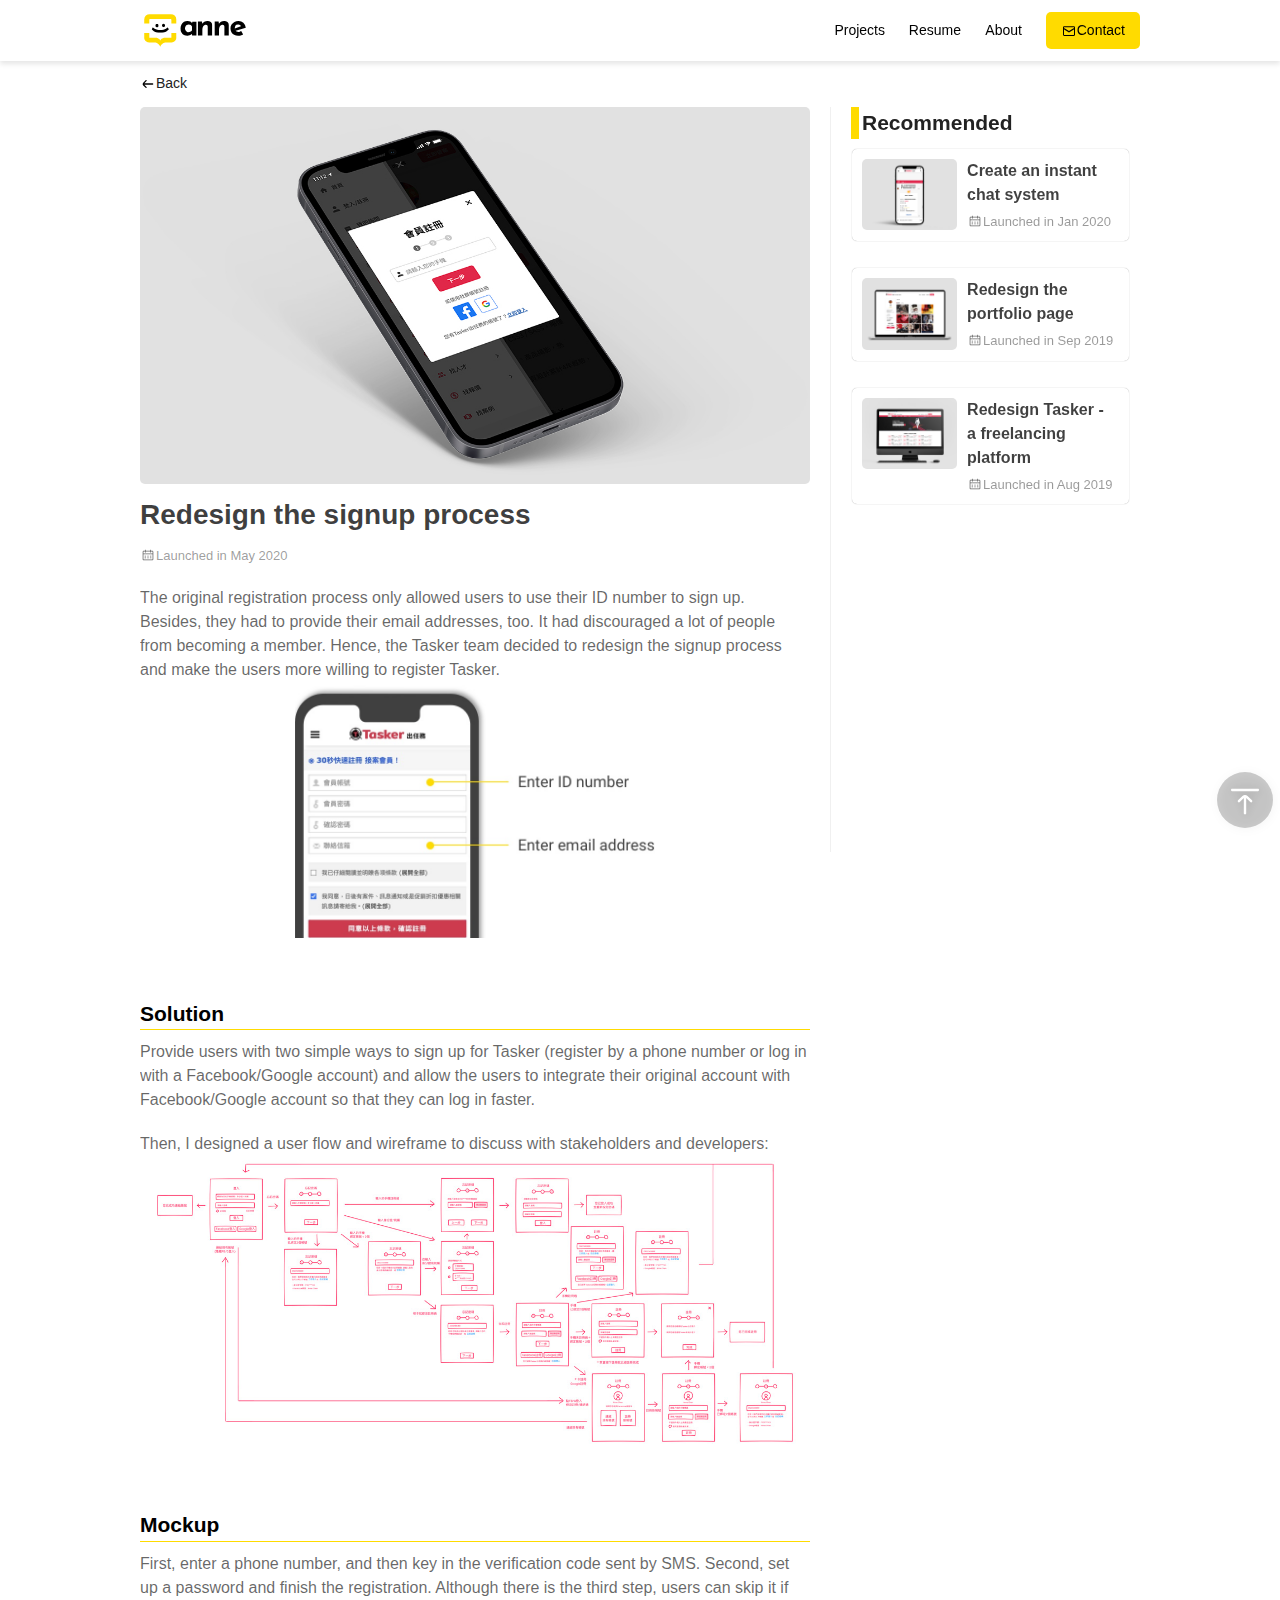
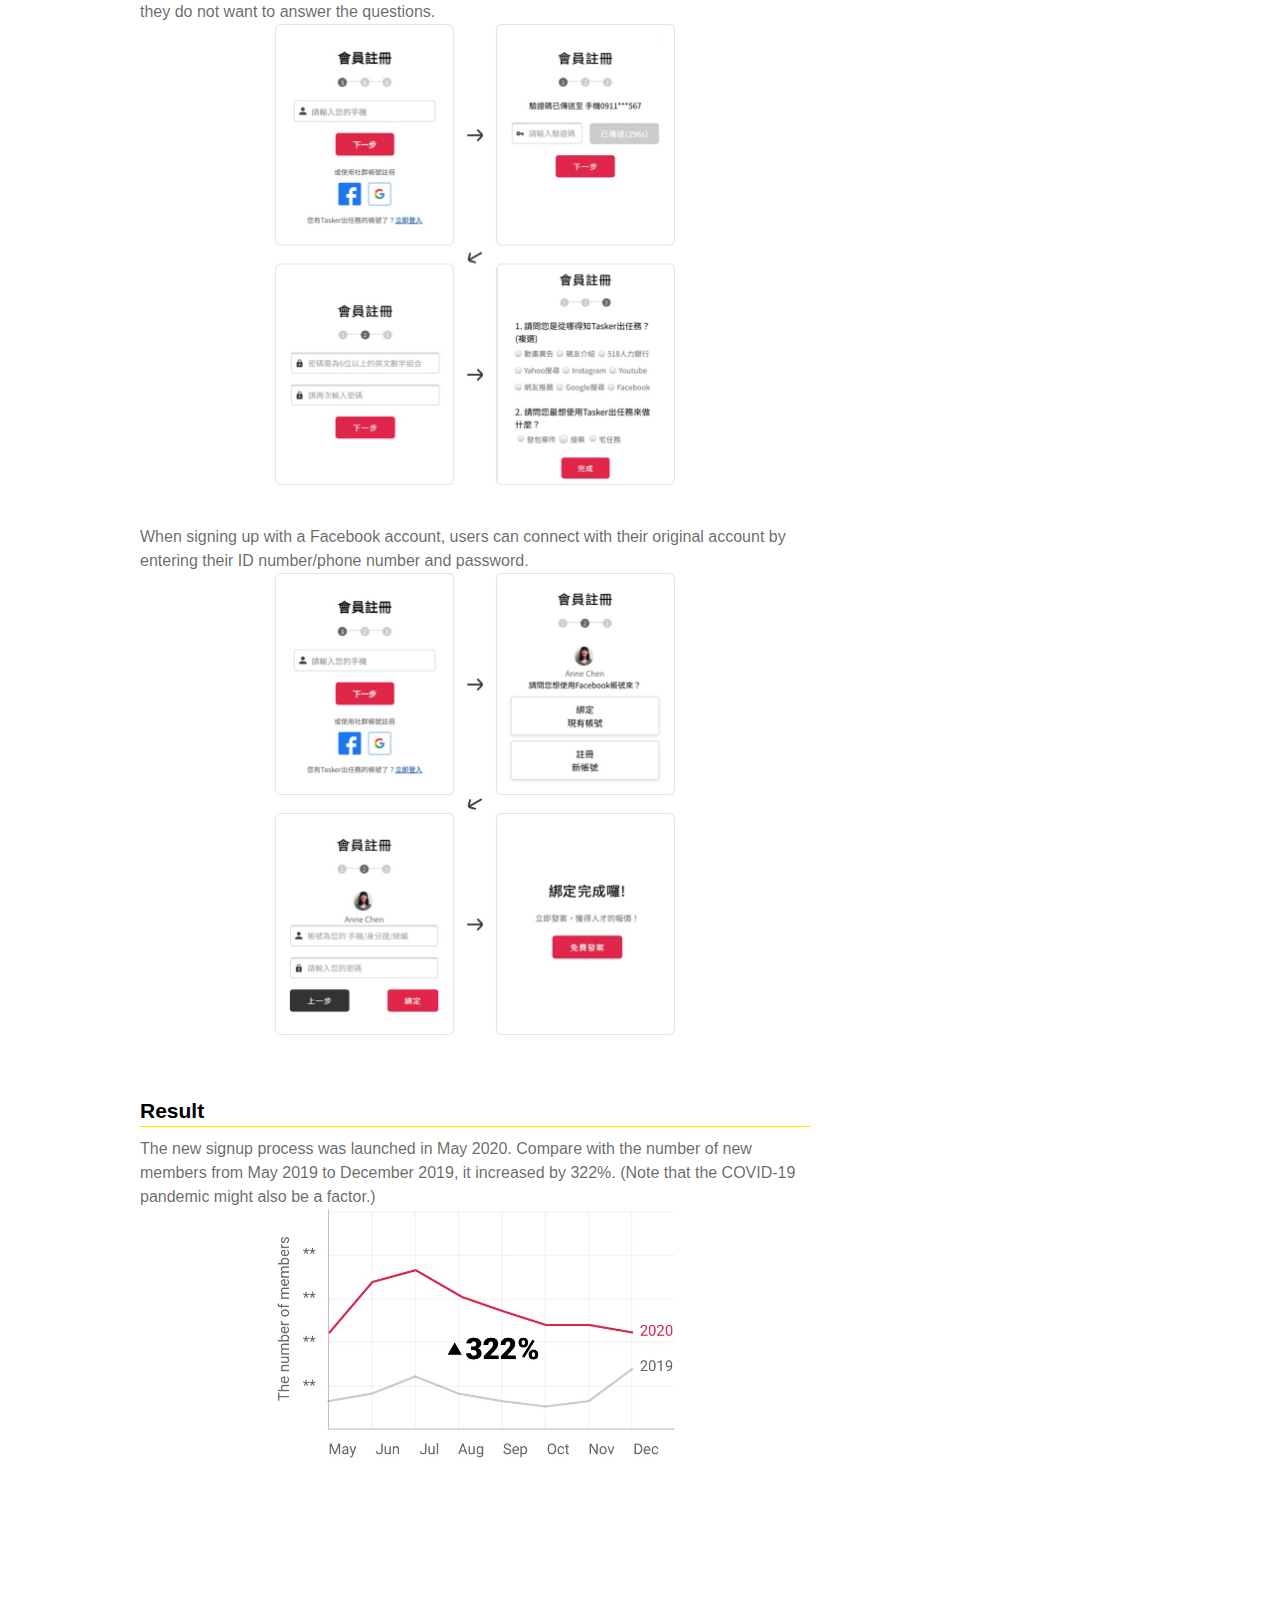
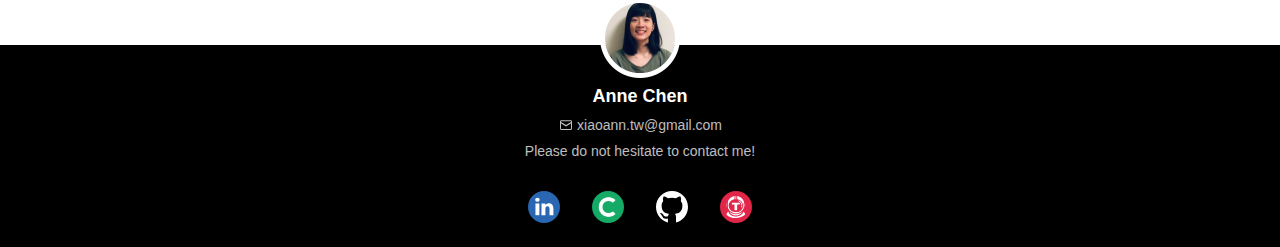
<file: redesign-the-signup-process.html>
<!DOCTYPE html>
<html lang="en">
<head>
	<script src="https://ajax.googleapis.com/ajax/libs/jquery/3.5.1/jquery.min.js"></script>
	<script>
	(function(w,d,s,l,i){w[l]=w[l]||[];w[l].push({'gtm.start':
	new Date().getTime(),event:'gtm.js'});var f=d.getElementsByTagName(s)[0],
	j=d.createElement(s),dl=l!='dataLayer'?'&l='+l:'';j.async=true;j.src=
	'https://www.googletagmanager.com/gtm.js?id='+i+dl;f.parentNode.insertBefore(j,f);
	})(window,document,'script','dataLayer','GTM-57Z2N45');
	</script>
	<meta charset="UTF-8">
	<title>Redesign the signup process - Anne's Projects</title>
	<meta name="description" content="The original registration process only allowed users to use their ID number to sign up. Besides, the users had to provide their email addresses. However, it has discouraged a lot of people from becoming a member.">
	<meta name="keywords" content="UX designer, UI designer, web developer, web designer">
	<meta name="viewport" content="width=device-width, initial-scale=1.0, maximum-scale=1">
	<meta name="google-site-verification" content="QdoxjLfBUXO8UkxClsyrax_sdIfFdWOPNiK5ca24IvM" />
	<meta name="theme-color" content="#ffffff">
	<meta property="og:title" content="Redesign the signup process - Anne's Projects" />
	<meta property="og:description" content="Provide users with two simple ways to sign up for Tasker." />
	<meta property="og:type" content="website" />
	<meta property="og:url" content="https://huianchen.github.io/redesign-the-signup-process.html" />
	<meta property="og:image" content="https://huianchen.github.io/images/pics/signup_1200.jpg" />
	<link rel="stylesheet" type="text/css" href="./css/reset.css">
	<link rel="stylesheet" type="text/css" href="./css/index.css">
	<link rel="stylesheet" type="text/css" href="./css/article.css">
	<link rel="icon" href="favicon.svg">
	<link rel="alternate icon" href="favicon.ico" type="image/x-icon">
	<link rel="mask-icon" href="mask-icon.svg" color="#000000">
	<link rel="apple-touch-icon" href="apple-touch-icon.png">
	<link rel="apple-touch-icon-precomposed" href="icon" />
	<link rel="manifest" href="site.webmanifest">
</head>
<body>
	<!-- Google Tag Manager (noscript) -->
	<noscript><iframe src="https://www.googletagmanager.com/ns.html?id=GTM-57Z2N45"
	height="0" width="0" style="display:none;visibility:hidden"></iframe></noscript>
	<!-- End Google Tag Manager (noscript) -->
	<header id="header">
		<div class="head-desktop">
			<a class="logo" href="index.html" title="Go to Anne Home"><img src="images/logo.svg" alt="Anne's portfolio" title="Anne's portfolio" width="110"></a>
			<nav>
				<a href="#projects" title="See projects">Projects</a>
				<a href="#resume" title="See resume">Resume</a>
				<a href="#about" title="About Anne">About</a>
				<button class="contact desktop" title="Contact me">Contact</button>
			</nav>
		</div>
		<a class="logo mobile" href="index.html" title="Go to Anne Home"><img src="images/logo.svg" alt="Anne's portfolio" title="Anne's portfolio" width="110"></a>
	</header>
	<button class="goback" id="goBackBtn" onclick="goBack()" title="Go back">Back</button>
	<main>
		<section class="article-details">
			<p class="article-image"><img src="./images/pics/signup_1200.jpg" alt="Redesign the signup process" title="Redesign the signup process" loading="lazy" width="100%"></p>
			<h1 class="article-tit">Redesign the signup process</h1>
			<p class="article-date">Launched in May 2020</p>
			<div class="article-content">
				<p>The original registration process only allowed users to use their ID number to sign up. Besides, they had to provide their email addresses, too. It had discouraged a lot of people from becoming a member. Hence, the Tasker team decided to redesign the signup process and make the users more willing to register Tasker.</p>
				<p class="article-image"><img src="./images/pics/signup_old.jpg" alt="The original signup process" title="The original signup process" loading="lazy" width="90%"></p>
				<h2 class="article-section">Solution</h2>
				<p>Provide users with two simple ways to sign up for Tasker (register by a phone number or log in with a Facebook/Google account) and allow the users to integrate their original account with Facebook/Google account so that they can log in faster.</p>
				<p>Then, I designed a user flow and wireframe to discuss with stakeholders and developers:</p>
				<p class="article-image nomax"><img src="./images/pics/signup_flow.jpg" alt="a user flow for the new signup process" title="a user flow for the new signup process" loading="lazy" width="100%"></p>
				<h2 class="article-section">Mockup</h2>
				<p>First, enter a phone number, and then key in the verification code sent by SMS. Second, set up a password and finish the registration. Although there is the third step, users can skip it if they do not want to answer the questions.</p>
				<p class="article-image"><img src="./images/pics/signup_new_1.jpg" alt="The new signup process" title="The new signup process" loading="lazy" width="100%"></p>
				<p>When signing up with a Facebook account, users can connect with their original account by entering their ID number/phone number and password.</p>
				<p class="article-image"><img src="./images/pics/signup_new_2.jpg" alt="The new signup process" title="The new signup process" loading="lazy" width="100%"></p>
				<h2 class="article-section">Result</h2>
				<figure>
					<figcaption>The new signup process was launched in May 2020. Compare with the number of new members from May 2019 to December 2019, it increased by 322%. (Note that the COVID-19 pandemic might also be a factor.)</figcaption>
					<p class="article-image"><img src="./images/pics/signup_result.jpg" alt="The result" title="The result" loading="lazy" width="100%"></p>
				</figure>
			</div>
		</section>
		<section class="article-recommended">
			<h3 class="heading">Recommended</h3>
			<article>
				<a class="article-img" href="create-an-instant-chat-system.html" title="Create an instant chat system"><img src="images/pics/chat.jpg" alt="Create an instant chat system" title="Create an instant chat system" loading="lazy" width="100%"></a>
				<a href="create-an-instant-chat-system.html" title="Create an instant chat system">
					<h4 class="article-title">Create an instant chat system</h4>
					<span class="article-brief">Looking for a freelancer on a platform is like searching for products on an e-commerce site. First, they browse freelancers’ artwork (products). Second, when they see the one they like, they use an instant chat system to ask freelancers (sellers) for more information. Thus, the instant chat system seems to play an important role in this process.</span>
					<span class="article-date">Launched in Jan 2020</span>
				</a>
			</article>
			<article>
				<a class="article-img" href="redesign-the-portfolio-page.html" title="Redesign the portfolio page"><img src="images/pics/portfolio.jpg" alt="Redesign the portfolio page" title="Redesign the portfolio page" loading="lazy" width="100%"></a>
				<a href="redesign-the-portfolio-page.html" title="Redesign the portfolio page">
					<h4 class="article-title">Redesign the portfolio page</h4>
					<span class="article-brief">By organizing the feedback given by freelancers, I discovered several problems that freelancers have encountered while editing their portfolios on Tasker</span>
					<span class="article-date">Launched in Sep 2019</span>
				</a>
			</article>
			<article>
				<a class="article-img" href="redesign-tasker.html" title="Redesign Tasker - a freelancing platform"><img src="images/pics/tasker.jpg" alt="Redesign Tasker - a freelancing platform" title="Redesign Tasker - a freelancing platform" loading="lazy" width="100%"></a>
				<a href="redesign-tasker.html" title="Redesign Tasker - a freelancing platform">
					<h4 class="article-title">Redesign Tasker - a freelancing platform</h4>
					<span class="article-brief">Before “Tasker”, the website was called “518外包網”, and it was designed for freelancers to find remote work. However, there were fewer and fewer jobs on the site. Thus, the Tasker team decided to rebrand the website to attract more people to hire freelancers via Tasker.</span>
					<span class="article-date">Launched in Aug 2019</span>
				</a>
			</article>
		</section>
	</main>
	<footer id="footer">
		<p><img src="images/pics/photo.png" alt="Anne" title="Anne" width="80"></p>
		<p class="white bold">Anne Chen</p>
		<p class="mail">xiaoann.tw@gmail.com</p>
		<p>Please do not hesitate to contact me!</p>
		<p class="social">
			<a href="https://www.linkedin.com/in/xiaoann/" title="Linkedin" target="_blank"><img src="images/icon_social/circle_linkedin.svg" alt="Linkedin" title="Linkedin" width="40"></a>
			<a href="https://www.cakeresume.com/me/xiaoann" title="Cake Resume" target="_blank"><img src="images/icon_social/circle_cake.svg" alt="Cake Resume" title="Cake Resume" width="40"></a>
			<a href="https://github.com/huianchen" title="GitHub" target="_blank"><img src="images/icon_social/circle_github.svg" alt="GitHub" title="GitHub" width="40"></a>
			<a href="https://www.tasker.com.tw/workroom/BV7rVM?" title="Tasker工作室" target="_blank"><img src="images/icon_social/circle_tasker.svg" alt="Tasker工作室" title="Tasker工作室" width="40"></a>
		</p>
		<div class="fixed-btn">
			<button onclick='window.scrollTo({top: 0, behavior: "smooth"});' class="gotop" id="goTop" title="Go to top"></button>
			<button class="contact mobile" title="Contact me"></button>
		</div>
		<div class="information">
			<p class="bold">Contact Anne<button class="close" title="Close"></button></p>
			<p>by Email</p>
			<p class="copy-mail"><span class="mail black"><input type="text" value="xiaoann.tw@gmail.com" id="myEmail"></span><button onclick="copyToClipboard()" title="Copy mail address" id="copyBtn">Copy</button></p>
			<p>by Other Platforms</p>
			<p class="social">
				<a href="https://www.linkedin.com/in/xiaoann/" title="Linkedin" target="_blank"><img src="images/icon_social/circle_linkedin.svg" alt="Linkedin" title="Linkedin" width="40"></a>
				<a href="https://www.cakeresume.com/me/xiaoann" title="Cake Resume" target="_blank"><img src="images/icon_social/circle_cake.svg" alt="Cake Resume" title="Cake Resume" width="40"></a>
			</p>
		</div>
	</footer>
	<script>
		function copyToClipboard() {
			var copyText = document.getElementById("myEmail");

			copyText.select();
			copyText.setSelectionRange(0, 99999);

			document.execCommand("copy");

			var successed = document.getElementById("copyBtn");
			successed.innerHTML = "Copied";
			successed.classList.add("successed");
		}

		$(".contact").click(function(){
			$(".information").addClass("show");
		});

		$(".close").click(function(){
			$(".information").removeClass("show");
		});
		
		window.onscroll = function() {stickyFunction()};
		
		function stickyFunction() {
			var header = document.getElementById("goBackBtn");
			
			var sticky = header.offsetTop;
			
				if (window.pageYOffset > sticky) {
					header.classList.add("sticky");
				} else {
					header.classList.remove("sticky");
				}
			
		}

		function goBack() {
			window.history.back();
		}
	</script>
</body>
</html>
</file>
<file: css/index.css>
html {
  scroll-behavior: smooth;
}
body{
	font-family: Helvetica, Arial, sans-serif;
	font-size: 16px;
	line-height: 1.5;
}
.head-desktop, .homepage-content, .content, .goback{
	width: 90%;
	max-width: 1000px;
	margin: 0 auto;
}
header{
	width: 100%;
	background-color: rgba(255,255,255,0.95);
	text-align: center;
}
.logo{
	display: inline-block;
}
.logo.mobile{
	width: 100%;
	padding: 5px 0;
	margin: 0 auto;
	border-bottom: 1px solid #ffdb00;
	display: block;
}
.head-desktop{
	display: none;
}
.nav-mobile{
	background-color: rgba(255,255,255,0.98);
}
.nav-mobile a, .head-desktop nav a, .contact.desktop{
	font-size: 14px;
	color: black;
}
.nav-mobile a{
	width: calc(100% / 3 - 3px);
	text-align: center;
	padding: 10px 0;
	display: inline-block;
}
.active{
	background: #ffdb00;
	font-weight: 600;
}
#projectBtn.active{
	border-radius: 41px 0 0 41px;
}
#aboutBtn.active{
	border-radius: 0 41px 41px 0;
}
.contact.desktop{
	background-color: #ffdb00;
	text-align: center;
	border-radius: 5px;
	padding: 10px 15px;
}
.contact.desktop::before{
	content: '';
	background-image: url("../images/icon_small/mail.svg");
	background-size: 100%;
	width: 16px;
	height: 16px;
	display: inline-block;
	vertical-align: middle; 
}
.sticky{
	width: 90%;
	border: 1px solid rgba(0,0,0,0.1);
	border-radius: 41px;
	box-shadow: 0 3px 5px rgba(0,0,0,0.1);
	position: fixed;
	top: 10px;
	left: 5%;
	z-index: 2;
}
.sticky + main{
	padding-top: 36px;
}
#projects, #resume, #about{
	padding-top: 70px;
	margin-top: -70px;
}
.homepage-container{
	background: linear-gradient(to bottom, #ffdb00 80%, white 0%);
}
.homepage-content{
	text-align: center;
	padding-top: 40px;
	overflow: hidden;
}
.homepage-content h1, .homepage-content img{
	display: block;
}
.homepage-content h1{
	font-size: 28px;
	font-weight: 600;
	text-align: left;
	padding-left: 32px;
	vertical-align: middle;
	position: relative;
}
.homepage-content h1::before{
	content: "“";
	font-size: 70px;
	font-weight: 600;
	color: white;
	position: absolute;
	top: -26px;
	left: 0;
}
.homepage-content .author{
	font-size: 18px;
	font-weight: 400;
	display: block;
}
.homepage-content img{
	width: 65%;
	min-width: 220px;
	max-width: 300px;
	margin: -20px 0 0 auto;
}
.content{
	margin-bottom: 60px;
	overflow: hidden;
}
.content.first{
	margin-bottom: 40px;
}
.heading{
	font-size: 21px;
	font-weight: 600;
	padding-left: 3px;
	margin-bottom: 10px;
	border-left: 8px solid #ffdb00;
}
article{
	width: calc(100% - 22px); 
	background-color: white;
	padding: 10px;
	margin: 0 1px 20px 1px;
	border-radius: 5px;
	box-shadow: 0 0 1px 0 rgba(0,0,0,0.4); 
	position: relative;
}
article a{
	width: calc(60% - 12px);
	display: inline-block;
	vertical-align: middle;
}
.article-img{
	width: 39%;
	margin-right: 10px;
	border-radius: 5px;
	overflow: hidden;
}
.article-title, .article-brief{
	margin-bottom: 10px;
}
.article-title{
	font-size: 18px;
	font-weight: 600;
	color: rgba(0,0,0,0.75);
}
.article-brief{
	display: none;
}
.article-date{
	font-size: 13px;
	color: rgba(0,0,0,0.4);
	display: block;
}
.article-date::before{
	content: '';
	background-image: url("../images/icon_small/calander.svg");
	background-size: 100%;
	width: 16px;
	height: 16px;
	display: inline-block;
	vertical-align: text-bottom;
	opacity: 0.6;
}
.download{
	color: rgba(0,0,0,0.6);
	font-size: 14px;
	font-weight: 400;
	line-height: 2.5;
	text-decoration: underline;
	float: right;
}
.download::after{
	content: "";
	width: 16px;
	height: 16px;
	background-image: url("../images/icon_small/open_in_new.svg");
	background-size: 100%;
	margin-left: 3px;
	display: inline-block;
	vertical-align: text-bottom;
	opacity: 0.6;
}
.resume-content{
	overflow: hidden;
}
.resume-content.second, .resume-title.second{
	margin-top: 20px;
}
.resume-title{
	width: 100%;
	color: rgba(0,0,0,0.75);
	padding-bottom: 5px;
	margin-bottom: 10px;
	border-bottom: 1px dashed rgba(0,0,0,0.2);
	float: left;
}
.left-column, .details{
	float: left;
}
.left-column{
	width: 55px;
	font-size: 13px;
	color: rgba(0,0,0,0.4);
	text-align: center;
	margin-right: 10px;
}
.left-column span{
	display: block;
}
.details{
	width: calc(100% - 91px);
	font-size: 16px;
	color: rgba(0,0,0,0.6);
	padding-left: 25px;
	border-left: 1px solid #ffdb00;
}
.details.first{
	padding-bottom: 20px;
}
.details.noborder{
	border: none;
}
.details li{
	margin-bottom: 5px;
}
.details .bullet-list li{
	margin-left: 20px;
	list-style: disc;
}
.details li.sub-title, .details li.nobullet{
	margin-bottom: 10px;
}
.details li.nobullet, .details.noborder .sub-title{
	margin-left: -15px;
}
.sub-title::before{
	content: "";
	width: 9px;
	height: 9px;
	background-color: #ffdb00;
	border-radius: 9px;
	margin: 0 5px 0 -30px;
	display: inline-block;
}
.sub-title span{
	color: rgba(0,0,0,0.75);
	font-weight: 600;
}
.details.noborder .sub-title::before{
	display: none;
}
.skills-row{
	margin-bottom: 20px;
}
.skills-row.last, .about-content p.last{
	margin-bottom: 0;
}
.skills-row img, .skills-row .details{
	vertical-align: middle;
	display: inline-block;
	float: none;
}
.skills-row .details .sub-title{
	margin-bottom: 0;
}
.about-content{
	color: rgba(0,0,0,0.6);
	margin-top: 10px;
}
.about-content p{
	margin-bottom: 15px;
}
footer{
	background: linear-gradient(to bottom, white 25%, black 0);
	font-size: 14px;
	text-align: center;
	color: rgba(255,255,255,0.75);
	padding-top: 20px;
}
footer p{
	margin-bottom: 5px;
}
.white{
	color: white;
}
.bold{
	font-size: 18px;
	font-weight: 600;
}
.mail::before{
	content: "";
	width: 16px;
	height: 16px;
	background-image: url("../images/icon_small/mail_white.svg");
	background-size: 100%;
	margin-right: 3px;
	display: inline-block;
	vertical-align: text-bottom;
	opacity: 0.75;
}
.mail.black::before{
	background-image: url("../images/icon_small/mail.svg");
	margin-right: 0;
}
.social{
	margin-bottom: 0;
}
.social a{
	margin: 20px 10px;
	display: inline-block;
}
.fixed-btn{
	position: fixed;
	right: 0;
	bottom: 60px;
	z-index: 1;
}
.fixed-btn button{
	width: 60px;
	height: 60px;
	background-size: 100%;
	filter: drop-shadow(1px 1px 5px rgba(0,0,0,0.2));
}
.gotop{
	background-image: url("../images/icon/gotop.svg");
	margin-bottom: 5px;
	display: block;
}
.contact.mobile{
	background-image: url("../images/icon/contact.svg");
}
.information{
	width: auto;
	background-color: rgba(255,255,255,0.98);
	color: black;
	font-size: 14px;
	text-align: left;
	padding: 15px;
	border: 1px solid rgba(0,0,0,0.1);
	border-radius: 5px;
	box-shadow: 0 3px 5px rgba(0,0,0,0.1);
	position: fixed;
	bottom: 10px;
	right: 5px;
	z-index: 3;
	display: none;
}
.information.show{
	display: block;
}
.information .bold{
	font-size: 14px;
	padding-left: 3px;
	margin-bottom: 10px;
	border-left: 8px solid #ffdb00;
}
.information .close{
	width: 16px;
	height: 16px;
	background-image: url("../images/icon_small/close.svg");
	background-size: 100%;
	margin-top: 2px;
	float: right;
}
.information .copy-mail{
	border: 1px solid rgba(0,0,0,0.1);
	border-radius: 5px;
	margin-top: 5px;
}
.information .copy-mail .mail, .information .copy-mail button{
	vertical-align: middle;
}
.information .copy-mail .mail{
	padding: 10px 10px 10px 5px;
}
.information .mail input{
	border: none;
}
.information .copy-mail button{
	background-color: #ffdb00;
	padding: 10px 15px;
	border-radius: 0 5px 5px 0;
}
.information .copy-mail button.successed::before{
	content: "";
	width: 14px;
	height: 14px;
	background: url("../images/icon_small/check.svg");
	background-size: 100%;
	display: inline-block;
	vertical-align: bottom;
}
.information .social a{
	margin: 0;
}
@media only screen and (max-width: 340px){
	.homepage-content h1{
		font-size: 26px;
	}
}
@media only screen and (min-width: 375px){
	.homepage-content span{
		display: block;
	}
}
@media only screen and (min-width: 480px){
	header{
		box-shadow: 0 3px 5px rgba(0,0,0,0.1);
		position: fixed;
		top: 0;
		left: 0;
		z-index: 2;
	}
	.logo.mobile, .nav-mobile{
		display: none;
	}
	.head-desktop{
		text-align: left;
		padding: 10px 0;
		display: block;
	}
	.head-desktop nav{
		margin-top: 2px;
		float: right;
	}
	.head-desktop nav a{
		width: 70px;
		display: inline-block;
	}
	.head-desktop nav a:nth-child(2){
		width: 72px;
	}
	.head-desktop nav a:nth-child(3){
		width: 56px;
	}
	main{
		margin-top: 60px;
	}
	.homepage-container{
		background: linear-gradient(to bottom, #ffdb00 85%, white 0%);
	}
	.homepage-content h1, .homepage-content img{
		display: inline-block;
	}
	.homepage-content h1{
		font-size: 36px;
	}
	.homepage-content img{
		margin: 0 0 0 20px;
	}
	.content{
		margin-bottom: 60px;
	}
	.content.first{
		margin-bottom: 40px;
	}
	.articles{
		padding: 1px;
		display: grid;
		grid-template-columns: repeat(2, calc(50% - 10px));
		grid-gap: 20px;
	}
	article{
		margin: 0;
	}
	article a{
		width: 100%;
	}
	.article-img{
		width: 100%;
		margin: 0 0 10px 0;
		display: block;
	}
	.article-brief{
		font-size: 14px;
		color: rgba(0,0,0,0.6);
		display: -webkit-box;
		-webkit-line-clamp: 3;
		-webkit-box-orient: vertical;  
		overflow: hidden;
	}
	.fixed-btn button.gotop{
		width: 70px;
		height: 70px;
	}
	.contact.mobile{
		display: none;
	}
	.information{
		top: 49px;
		bottom: auto;
		right: 5%;
	}
}
@media only screen and (min-width: 768px){
	.articles{
		grid-template-columns: repeat(3, calc(100% / 3 - 13px));
	}
	.resume-content{
		width: calc(50% - 20px);
		margin: 0 10px;
		float: left;
	}
	.resume-content.second{
		margin-top: 0;
	}
}
@media only screen and (min-width: 832px){
	.homepage-content h1{
		margin-top: -60px;
	}
}
@media only screen and (min-width: 1024px){
	.homepage-content h1{
		font-size: 42px;
	}
	.homepage-content img{
		max-width: 344px;
		margin: 0 0 0 40px;
	}
	.articles{
		grid-template-columns: repeat(4, calc(25% - 15px));
		padding: 8px;
	}
	article:hover{
		transform: scale(1.02);
		box-shadow: 1px 1px 5px 5px rgba(0,0,0,0.05);
	}
	.about-img, .about-content{
		width: calc(50% - 10px);
		float: right;
	}
	.about-img{
		margin: 0 0 0 20px;
	}
	.head-desktop nav a:hover{
		font-weight: 600;
	}
	.social a:hover, .gotop:hover, .contact.desktop:hover, .copy-mail button:hover{
		position: relative;
	}
	.contact.desktop:hover::after, .social a:hover::after, .gotop:hover::after, .copy-mail button:hover::after{
		content: "";
		width: 100%;
		height: 100%;
		border-radius: 50%;
		position: absolute;
		top: 0;
		left: 0;
		animation-name: hover;
		animation-duration: 500ms;
		animation-fill-mode: forwards;
	}
	.information .social a:hover::after{
		width: 86%;
		height: 86%;
		top: 7%;
		left: 6%;
	}
	@keyframes hover{
		100%{
			background-color: rgba(0,0,0,0.4);
		}
	}
	.contact.desktop:hover::after{
		font-weight: 400;
		border-radius: 5px;	
	}
	.gotop:hover::after{
		width: 55px;
		height: 55px;
		background-color: rgba(0,0,0,0.2);
		top: 8px;
		left: 8px;
	}
	.copy-mail button:hover::after{
		border-radius: 0 5px 5px 0;
	}
}
@media only screen and (min-width: 1124px){
	.information{
		right: calc(50% - 500px);
	}
}
</file>
<file: css/article.css>
.goback{
	font-size: 14px;
	text-align: left;
	padding: 15px 0;
	display: block;
}
.goback::before{
	content: "";
	width: 16px;
	height: 16px;
	background: url("../images/icon_small/back.svg");
	background-size: 100%;
	vertical-align: middle;
	display: inline-block;
}
.goback.sticky{
	width: auto;
	background-color: white;
	padding: 10px 20px;
}
.article-details{
	width: 90%;
	margin: 0 auto;
}
.article-image{
	text-align: center;
	border-radius: 5px;
	overflow: hidden;
}
.note{
	text-align: left;
}
.note span{
	display: block;
}
.note span::before{
	content: '';
	width: 16px;
	height: 16px;
	background: url("../images/icon_small/arrow.svg");
	background-size: 100%;
	opacity: 60%;
	vertical-align: middle;
	display: inline-block;
}
.article-tit{
	font-size: 28px;
	font-weight: 600;
	color: rgba(0,0,0,0.75);
	margin: 10px auto;
}
.article-content{
	color: rgba(0,0,0,0.6);
	margin-top: 20px;
}
.article-content p, .article-content ul{
	margin-bottom: 20px;
}
.article-content ul{
	list-style-type: decimal;
	list-style-position: inside;
}
.article-content ul.alpha{
	list-style-type: upper-alpha;
	list-style-position: inside;
}
.article-content ul.nostyle{
	list-style-type: none;
}
.article-content > .article-image, figure > .article-image{
	max-width: 400px;
	margin: 0 auto 40px auto;
}
.article-content > .article-image{
	margin-top: -20px;
}
.article-image.nomax{
	max-width: none;
}
.article-section{
	font-size: 21px;
	font-weight: 600;
	color: black;
	margin: 60px auto 10px auto;
	border-bottom: 1px solid #ffdb00;
}
.article-recommended{
	background-color: #f7f7f7; 
	padding: 40px 5%;
	margin: 40px auto 0 auto;
	overflow: hidden;
}
.article-recommended article{
	display: inline-block;
}
.article-title{
	font-size: 16px;
	margin-bottom: 5px;
}
footer{
	background: linear-gradient(to bottom, #f7f7f7 25%, black 0);
}
@media only screen and (min-width: 480px){
	.goback{
		margin-top: 60px;
	}
	main{
		margin-top: 0;
	}
	article{
		width: calc(100% - 22px);
		margin: 0 1px 20px 1px;
	}
	article a{
		width: calc(63% - 12px);
		float: left;
	}
	.article-img{
		width: 37%;
		margin: 0 10px 0 0;
	}
	.article-brief{
		display: none;
	}
}
@media only screen and (min-width: 768px){
	main{
		width: 90%;
		max-width: 1000px;
		margin: 0 auto;
		overflow: hidden;
		position: relative;
	}
	.sticky + main{
		padding-top: 107px;
	}
	.article-details, .article-recommended{
		float: left;
	}
	.article-details{
		width: calc(60% - 51px);
	}
	.article-recommended{
		width: 36%;
		height: calc(100vh - 155px);
		background: none;
		padding: 0 10px 0 20px;
		margin: 0 0 0 20px;
		border-left: 1px solid rgba(0,0,0,0.06);
		position: fixed;
		right: 5%;
	}
	footer{
		background: linear-gradient(to bottom, white 25%, black 0);
		margin-top: 80px;
	}
}
@media only screen and (min-width: 805px){
	.article-details{
		width: calc(100% - 330px);
	}
	.article-recommended{
		width: 279px;
	}
}
@media only screen and (min-width: 1024px){
	article{
		width: calc(100% - 22px);
	}
}
@media only screen and (min-width: 1116px){
	.goback.sticky{
		left: calc(50% - 500px);
	}
	.article-recommended{
		right: calc(50% - 500px);
	}
}
</file>
